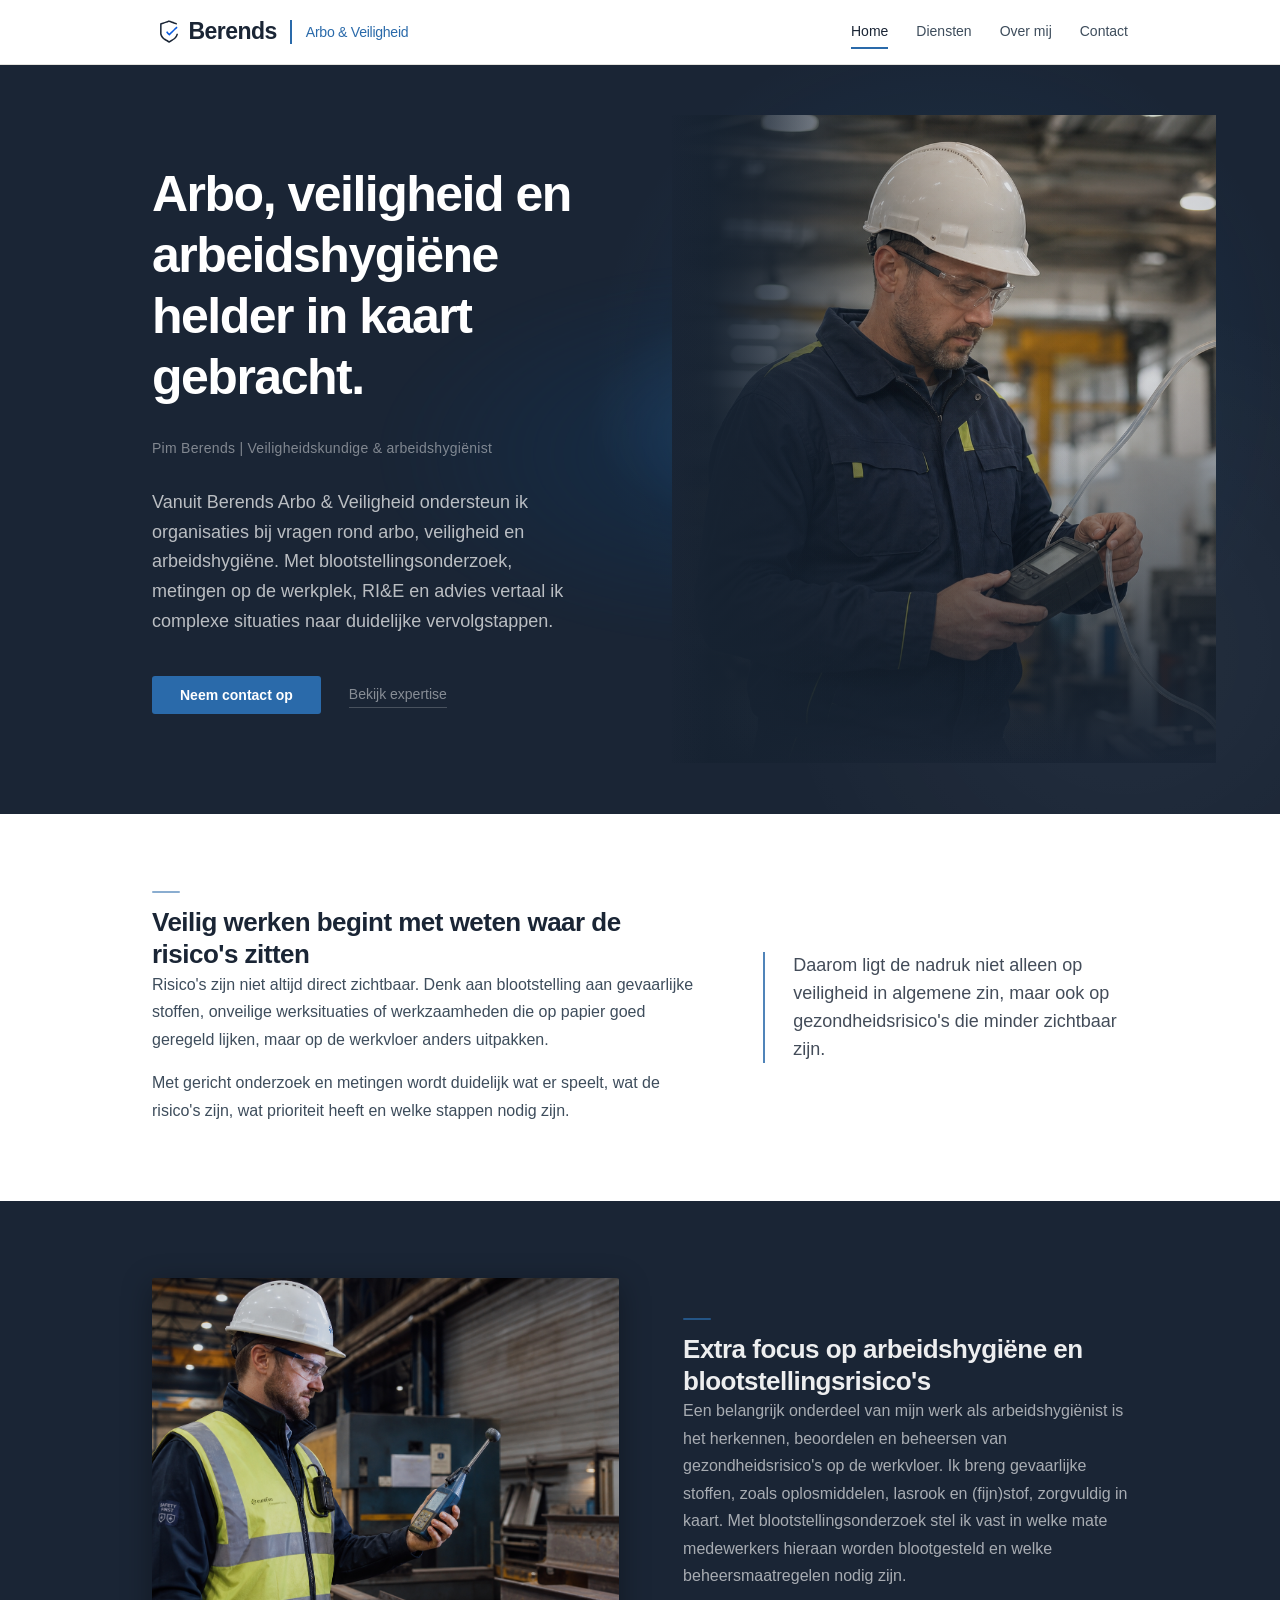
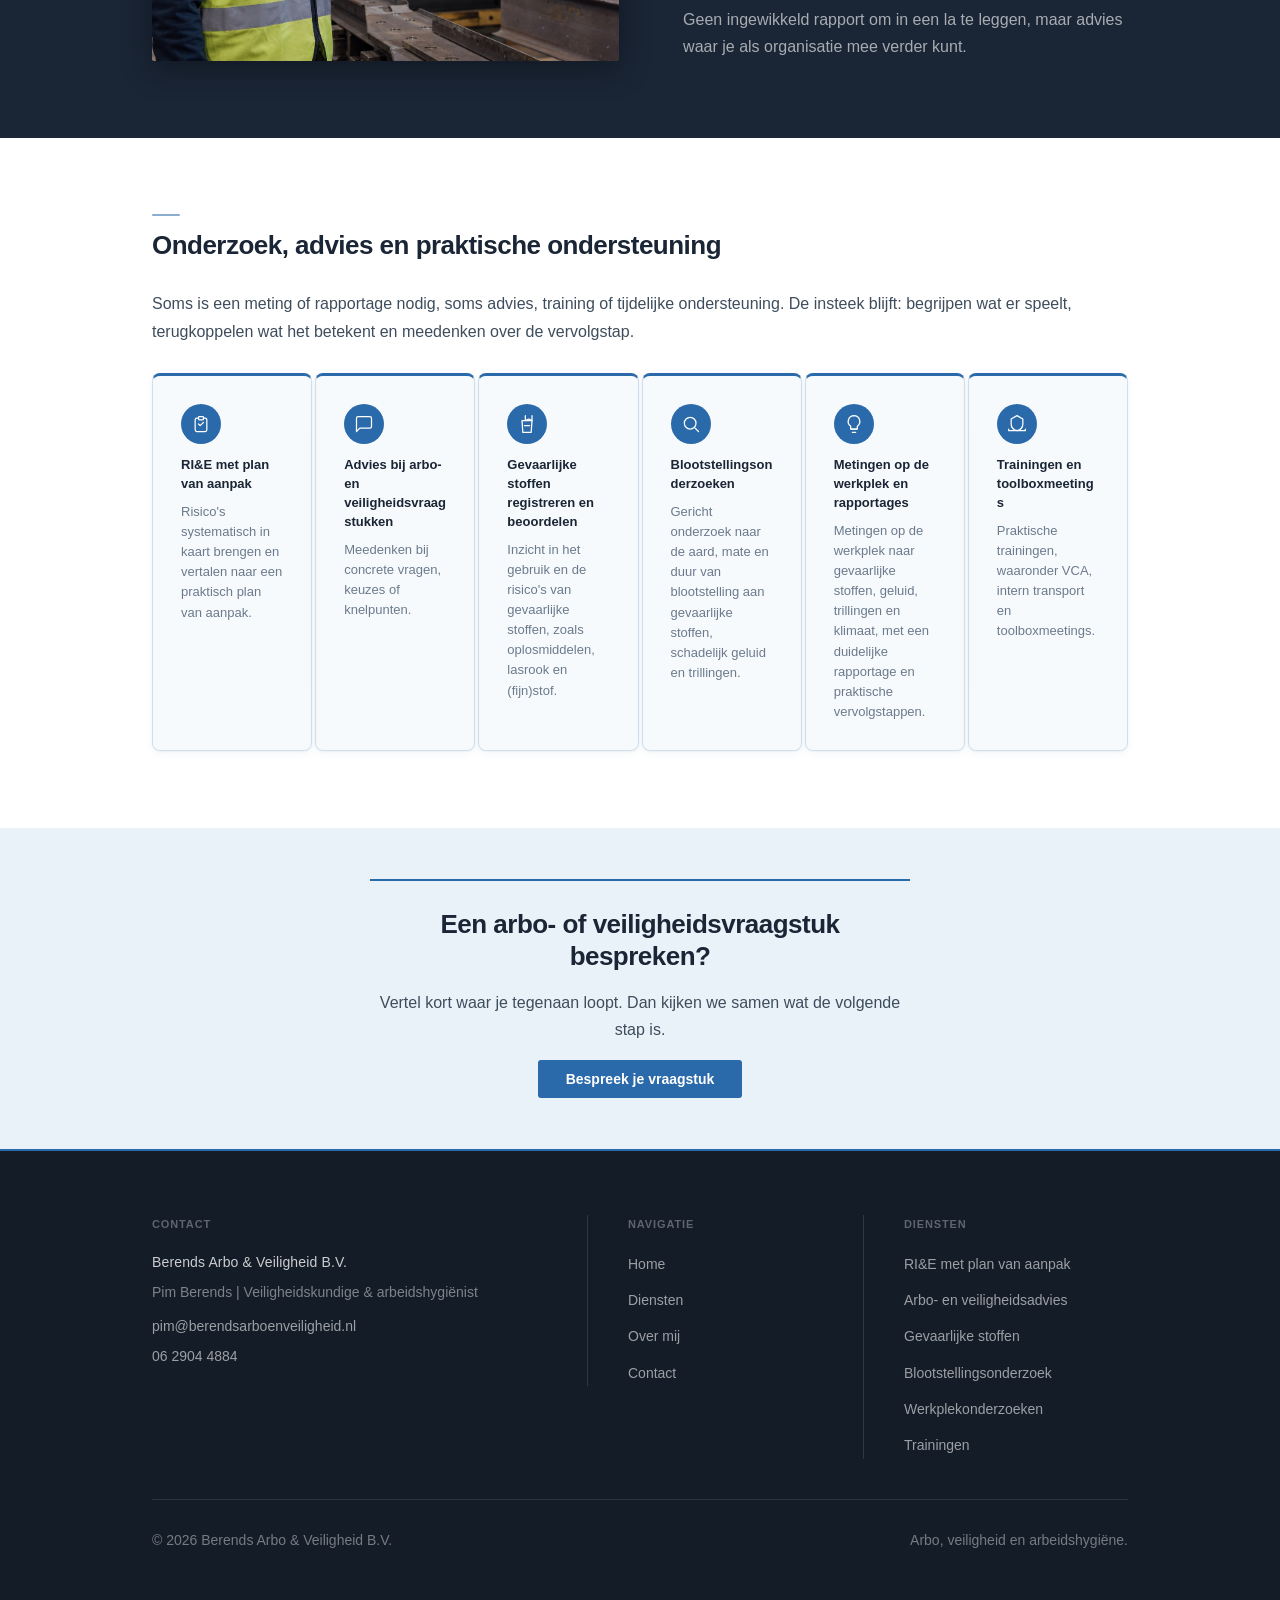
<file: index.html>
<!DOCTYPE html>
<html lang="nl">
<head>
  <meta charset="UTF-8" />
  <meta name="viewport" content="width=device-width, initial-scale=1.0" />
  <title>Berends Arbo &amp; Veiligheid BV</title>
  <meta name="description" content="Pim Berends, veiligheidskundige en arbeidshygiënist. Berends Arbo &amp; Veiligheid B.V. helpt organisaties met RI&amp;E met plan van aanpak, blootstellingsonderzoek, gevaarlijke stoffen, werkplekonderzoeken, trainingen en veiligheidskundig advies." />
  <link rel="icon" type="image/png" sizes="16x16" href="assets/Logo's/favicon-16x16.png">
  <link rel="icon" type="image/png" sizes="32x32" href="assets/Logo's/favicon-32x32.png">
  <link rel="apple-touch-icon" sizes="180x180" href="assets/Logo's/favicon-512x512.png">
  <link rel="stylesheet" href="css/style.css" />
</head>
<body>

  <!-- Header -->
  <header class="site-header" id="site-header">
    <div class="container">
      <div class="header-inner">
        <a href="index.html" class="brand">
          <svg class="brand__icon" viewBox="0 0 1254 1254" aria-hidden="true">
            <g transform="translate(0,1254) scale(0.1,-0.1)" fill="currentColor">
              <path d="M6130 10523 c-1064 -359 -1979 -678 -2795 -973 l-350 -127 -3 -1899 c-3 -2087 -6 -1973 58 -2240 86 -362 292 -771 566 -1124 179 -232 538 -567 804 -752 322 -223 1494 -932 1840 -1112 l55 -29 130 73 c781 436 1646 977 1945 1216 165 132 455 420 574 569 271 341 467 718 567 1092 28 105 69 345 69 406 l0 27 -264 0 -263 0 -23 -112 c-91 -460 -326 -877 -709 -1258 -280 -280 -920 -715 -1820 -1240 -107 -62 -200 -113 -206 -113 -29 0 -950 566 -1330 818 -371 247 -525 365 -691 530 -390 388 -636 825 -724 1285 -20 102 -20 147 -20 1785 l0 1681 168 58 c92 32 273 95 402 141 276 98 1001 352 1245 435 94 32 283 97 420 145 138 48 309 107 381 131 l131 45 329 -116 c181 -64 385 -136 454 -160 218 -76 609 -216 1667 -599 238 -86 435 -156 438 -156 3 0 5 132 5 294 0 226 -3 295 -12 299 -47 17 -775 281 -970 351 -68 24 -211 76 -318 114 -630 226 -767 275 -1075 383 -187 66 -377 133 -423 149 -46 17 -91 30 -100 29 -9 0 -78 -21 -152 -46z"/>
            </g>
            <g transform="translate(0,1254) scale(0.1,-0.1)" fill="#0B5CE1">
              <path d="M2975 9418 c-3 -7 -4 -854 -3 -1883 l3 -1870 5 1883 c3 1035 4 1882 2 1882 -1 0 -5 -6 -7 -12z M8683 7938 c-191 -183 -485 -466 -653 -628 -168 -163 -570 -552 -895 -864 -324 -313 -626 -605 -671 -648 l-80 -79 -381 383 c-209 211 -392 397 -406 413 l-26 30 -200 -200 c-111 -110 -201 -204 -201 -209 0 -6 170 -181 378 -391 207 -209 477 -481 599 -605 l222 -225 178 176 c98 96 311 303 473 459 162 157 428 413 590 570 415 401 1030 993 1180 1135 421 398 640 610 638 616 -5 14 -380 399 -388 399 -5 0 -166 -150 -357 -332z M9183 5653 c32 -2 81 -2 110 0 29 2 3 3 -58 3 -60 0 -84 -1 -52 -3z M9463 5653 c15 -2 37 -2 50 0 12 2 0 4 -28 4 -27 0 -38 -2 -22 -4z M3875 3850 c33 -33 62 -60 64 -60 3 0 -21 27 -54 60 -33 33 -62 60 -64 60 -3 0 21 -27 54 -60z M8695 3838 l-50 -53 53 50 c48 46 57 55 49 55 -1 0 -25 -24 -52 -52z"/>
            </g>
          </svg>
          <span class="brand__main">Berends</span>
          <span class="brand__divider" aria-hidden="true"></span>
          <span class="brand__sub">Arbo &amp; Veiligheid</span>
        </a>
        <button
          class="nav-toggle"
          id="nav-toggle"
          aria-label="Menu openen"
          aria-expanded="false"
          aria-controls="main-nav"
        >
          <span class="nav-toggle__bar"></span>
          <span class="nav-toggle__bar"></span>
          <span class="nav-toggle__bar"></span>
        </button>
        <nav class="main-nav" id="main-nav" aria-label="Hoofdnavigatie">
          <ul>
            <li><a href="index.html"     class="nav-link active" aria-current="page">Home</a></li>
            <li><a href="diensten.html"  class="nav-link">Diensten</a></li>
            <li><a href="over-mij.html"  class="nav-link">Over mij</a></li>
            <li><a href="contact.html"   class="nav-link">Contact</a></li>
          </ul>
        </nav>
      </div>
    </div>
  </header>

  <main>

    <!-- ====================================================
         1. Hero
         ==================================================== -->
    <section class="hero" id="hero">
      <div class="hero__ambient" aria-hidden="true"></div>
      <div class="container">
        <div class="hero__grid">
          <div class="hero__content">
            <h1 class="hero__headline">Arbo, veiligheid en arbeidshygiëne helder in kaart gebracht.</h1>
            <p class="hero__credential">Pim Berends | Veiligheidskundige &amp; arbeidshygiënist</p>
            <p class="hero__sub">Vanuit Berends Arbo &amp; Veiligheid ondersteun ik organisaties bij vragen rond arbo, veiligheid en arbeidshygiëne. Met blootstellingsonderzoek, metingen op de werkplek, RI&amp;E en advies vertaal ik complexe situaties naar duidelijke vervolgstappen.</p>
            <div class="hero__actions">
              <a href="contact.html" class="btn btn--primary">Neem contact op</a>
              <a href="#ondersteuning" class="hero__link">Bekijk expertise</a>
            </div>
          </div>
          <!-- Image slot — ready for a real photo.
               To activate: add background-image: url(assets/images/...) to .hero__visual in style.css -->
          <div class="hero__visual" aria-hidden="true"></div>
        </div>
      </div>
    </section>

    <!-- ====================================================
         2. Context
         Text left (3fr) — pull insight right (2fr)
         ==================================================== -->
    <section class="section" id="context">
      <div class="container">
        <div class="split split--context">
          <div class="split__main">
            <h2 class="section__title">Veilig werken begint met weten waar de risico's zitten</h2>
            <div class="section__body">
              <p>Risico's zijn niet altijd direct zichtbaar. Denk aan blootstelling aan gevaarlijke stoffen, onveilige werksituaties of werkzaamheden die op papier goed geregeld lijken, maar op de werkvloer anders uitpakken.</p>
              <p>Met gericht onderzoek en metingen wordt duidelijk wat er speelt, wat de risico's zijn, wat prioriteit heeft en welke stappen nodig zijn.</p>
            </div>
          </div>
          <aside class="split__aside">
            <p class="pull-text">Daarom ligt de nadruk niet alleen op veiligheid in algemene zin, maar ook op gezondheidsrisico's die minder zichtbaar zijn.</p>
          </aside>
        </div>
      </div>
    </section>

    <!-- ====================================================
         3. Arbeidshygiëne als specialisme
         Image left (2fr) — specialist text right (3fr)
         ==================================================== -->
    <section class="section section--surface section--dark" id="arbeidshygiene">
      <div class="container">
        <div class="split split--specialist">
          <div class="split__detail">
            <div class="tech-frame">
              <img
                src="assets/images/arbeidshygiene-meting-industrie.png"
                alt="Man voert metingen uit in een industriële werkomgeving"
                class="tech-frame__img"
              />
            </div>
          </div>
          <div class="split__main">
            <h2 class="section__title">Extra focus op arbeidshygiëne en blootstellingsrisico's</h2>
            <div class="section__body">
              <p>Een belangrijk onderdeel van mijn werk als arbeidshygiënist is het herkennen, beoordelen en beheersen van gezondheidsrisico's op de werkvloer. Ik breng gevaarlijke stoffen, zoals oplosmiddelen, lasrook en (fijn)stof, zorgvuldig in kaart. Met blootstellingsonderzoek stel ik vast in welke mate medewerkers hieraan worden blootgesteld en welke beheersmaatregelen nodig zijn.</p>
              <p>Geen ingewikkeld rapport om in een la te leggen, maar advies waar je als organisatie mee verder kunt.</p>
            </div>
          </div>
        </div>
      </div>
    </section>

    <!-- ====================================================
         4. Onderzoek, advies en praktische ondersteuning
         Full-width intro + expertise card grid
         ==================================================== -->
    <section class="section" id="ondersteuning">
      <div class="container">
        <h2 class="section__title">Onderzoek, advies en praktische ondersteuning</h2>
        <div class="section__body">
          <p>Soms is een meting of rapportage nodig, soms advies, training of tijdelijke ondersteuning. De insteek blijft: begrijpen wat er speelt, terugkoppelen wat het betekent en meedenken over de vervolgstap.</p>
        </div>
        <ul class="expertise-grid">
          <li class="expertise-grid__item">
            <span class="expertise-grid__icon" aria-hidden="true">
              <svg width="24" height="24" viewBox="0 0 24 24" fill="none" stroke="currentColor" stroke-width="1.5" stroke-linecap="round" stroke-linejoin="round"><path d="M9 5H7a2 2 0 0 0-2 2v12a2 2 0 0 0 2 2h10a2 2 0 0 0 2-2V7a2 2 0 0 0-2-2h-2"/><rect x="9" y="3" width="6" height="4" rx="1"/><path d="M9 12l2 2 4-4"/></svg>
            </span>
            <span class="expertise-grid__title">RI&amp;E met plan van aanpak</span>
            <span class="expertise-grid__desc">Risico's systematisch in kaart brengen en vertalen naar een praktisch plan van aanpak.</span>
          </li>
          <li class="expertise-grid__item">
            <span class="expertise-grid__icon" aria-hidden="true">
              <svg width="24" height="24" viewBox="0 0 24 24" fill="none" stroke="currentColor" stroke-width="1.5" stroke-linecap="round" stroke-linejoin="round"><path d="M21 15a2 2 0 0 1-2 2H7l-4 4V5a2 2 0 0 1 2-2h14a2 2 0 0 1 2 2z"/></svg>
            </span>
            <span class="expertise-grid__title">Advies bij arbo- en veiligheidsvraagstukken</span>
            <span class="expertise-grid__desc">Meedenken bij concrete vragen, keuzes of knelpunten.</span>
          </li>
          <li class="expertise-grid__item">
            <span class="expertise-grid__icon" aria-hidden="true">
              <svg width="24" height="24" viewBox="0 0 24 24" fill="none" stroke="currentColor" stroke-width="1.5" stroke-linecap="round" stroke-linejoin="round"><path d="M10 2v6l4-2 4 2V2"/><path d="M6 8h12l-1 14H7L6 8z"/><path d="M9 14h6"/></svg>
            </span>
            <span class="expertise-grid__title">Gevaarlijke stoffen registreren en beoordelen</span>
            <span class="expertise-grid__desc">Inzicht in het gebruik en de risico's van gevaarlijke stoffen, zoals oplosmiddelen, lasrook en (fijn)stof.</span>
          </li>
          <li class="expertise-grid__item">
            <span class="expertise-grid__icon" aria-hidden="true">
              <svg width="24" height="24" viewBox="0 0 24 24" fill="none" stroke="currentColor" stroke-width="1.5" stroke-linecap="round" stroke-linejoin="round"><circle cx="11" cy="11" r="7"/><path d="M21 21l-4.35-4.35"/></svg>
            </span>
            <span class="expertise-grid__title">Blootstellingsonderzoeken</span>
            <span class="expertise-grid__desc">Gericht onderzoek naar de aard, mate en duur van blootstelling aan gevaarlijke stoffen, schadelijk geluid en trillingen.</span>
          </li>
          <li class="expertise-grid__item">
            <span class="expertise-grid__icon" aria-hidden="true">
              <svg width="24" height="24" viewBox="0 0 24 24" fill="none" stroke="currentColor" stroke-width="1.5" stroke-linecap="round" stroke-linejoin="round"><path d="M12 2a7 7 0 0 0-4 12.7V18h8v-3.3A7 7 0 0 0 12 2z"/><path d="M9 18h6"/><path d="M10 22h4"/></svg>
            </span>
            <span class="expertise-grid__title">Metingen op de werkplek en rapportages</span>
            <span class="expertise-grid__desc">Metingen op de werkplek naar gevaarlijke stoffen, geluid, trillingen en klimaat, met een duidelijke rapportage en praktische vervolgstappen.</span>
          </li>
          <li class="expertise-grid__item">
            <span class="expertise-grid__icon" aria-hidden="true">
              <svg width="24" height="24" viewBox="0 0 24 24" fill="none" stroke="currentColor" stroke-width="1.5" stroke-linecap="round" stroke-linejoin="round"><path d="M2 18v2h20v-2"/><path d="M12 2l7 4v6c0 4-3 7-7 8-4-1-7-4-7-8V6l7-4z"/></svg>
            </span>
            <span class="expertise-grid__title">Trainingen en toolboxmeetings</span>
            <span class="expertise-grid__desc">Praktische trainingen, waaronder VCA, intern transport en toolboxmeetings.</span>
          </li>
        </ul>
      </div>
    </section>

    <!-- ====================================================
         5. Final CTA
         ==================================================== -->
    <section class="section section--cta" id="contact-cta">
      <div class="container">
        <div class="section__inner">
          <h2 class="section__title">Een arbo- of veiligheidsvraagstuk bespreken?</h2>
          <p>Vertel kort waar je tegenaan loopt. Dan kijken we samen wat de volgende stap is.</p>
          <div>
            <a href="contact.html" class="btn btn--primary">Bespreek je vraagstuk</a>
          </div>
        </div>
      </div>
    </section>

  </main>

  <!-- Footer -->
  <footer class="site-footer">
    <div class="container">
      <div class="footer-inner">
        <div class="footer__info">
          <span class="footer__label">Contact</span>
          <p class="footer__brand">Berends Arbo &amp; Veiligheid B.V.</p>
          <p class="footer__person">Pim Berends | Veiligheidskundige &amp; arbeidshygiënist</p>
          <div class="footer__contact">
            <a href="mailto:Pim%20Berends%20%3Cpim%40berendsarboenveiligheid.nl%3E">pim@berendsarboenveiligheid.nl</a>
            <a href="tel:+31629044884">06 2904 4884</a>
          </div>
        </div>

        <nav class="footer__nav" aria-label="Footer navigatie">
          <span class="footer__label">Navigatie</span>
          <ul>
            <li><a href="index.html">Home</a></li>
            <li><a href="diensten.html">Diensten</a></li>
            <li><a href="over-mij.html">Over mij</a></li>
            <li><a href="contact.html">Contact</a></li>
          </ul>
        </nav>

        <nav class="footer__services" aria-label="Diensten">
          <span class="footer__label">Diensten</span>
          <ul>
            <li><a href="diensten.html#rie">RI&amp;E met plan van aanpak</a></li>
            <li><a href="diensten.html#advies">Arbo- en veiligheidsadvies</a></li>
            <li><a href="diensten.html#gevaarlijke-stoffen">Gevaarlijke stoffen</a></li>
            <li><a href="diensten.html#blootstelling">Blootstellingsonderzoek</a></li>
            <li><a href="diensten.html#werkplekmetingen">Werkplekonderzoeken</a></li>
            <li><a href="diensten.html#trainingen">Trainingen</a></li>
          </ul>
        </nav>
      </div>

      <div class="footer-bottom">
        <p>&copy; 2026 Berends Arbo &amp; Veiligheid B.V.</p>
        <p>Arbo, veiligheid en arbeidshygiëne.</p>
      </div>
    </div>
  </footer>

  <script src="js/main.js"></script>
</body>
</html>
</file>
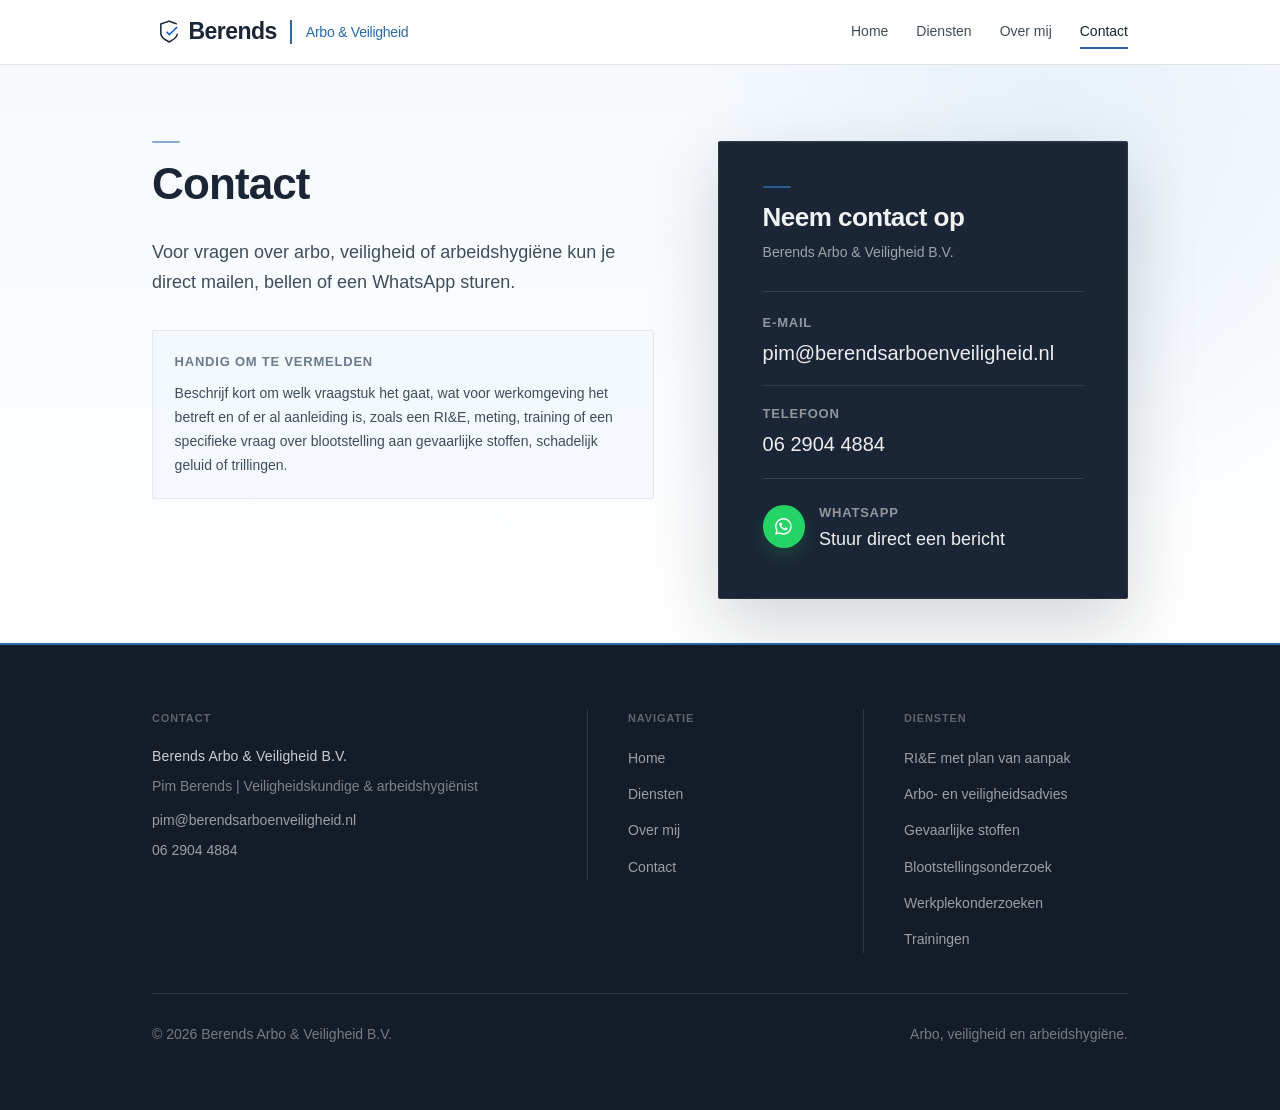
<file: contact.html>
<!DOCTYPE html>
<html lang="nl">
<head>
  <meta charset="UTF-8" />
  <meta name="viewport" content="width=device-width, initial-scale=1.0" />
  <title>Contact | Berends Arbo &amp; Veiligheid</title>
  <meta name="description" content="Neem contact op met Berends Arbo &amp; Veiligheid voor vragen over RI&amp;E met plan van aanpak, arbeidshygiëne, blootstellingsonderzoek, gevaarlijke stoffen, trainingen of veiligheidskundig advies." />
  <link rel="icon" type="image/png" sizes="16x16" href="assets/Logo's/favicon-16x16.png">
  <link rel="icon" type="image/png" sizes="32x32" href="assets/Logo's/favicon-32x32.png">
  <link rel="apple-touch-icon" sizes="180x180" href="assets/Logo's/favicon-512x512.png">
  <link rel="stylesheet" href="css/style.css" />
</head>
<body>

  <!-- Header -->
  <header class="site-header" id="site-header">
    <div class="container">
      <div class="header-inner">
        <a href="index.html" class="brand">
          <svg class="brand__icon" viewBox="0 0 1254 1254" aria-hidden="true">
            <g transform="translate(0,1254) scale(0.1,-0.1)" fill="currentColor">
              <path d="M6130 10523 c-1064 -359 -1979 -678 -2795 -973 l-350 -127 -3 -1899 c-3 -2087 -6 -1973 58 -2240 86 -362 292 -771 566 -1124 179 -232 538 -567 804 -752 322 -223 1494 -932 1840 -1112 l55 -29 130 73 c781 436 1646 977 1945 1216 165 132 455 420 574 569 271 341 467 718 567 1092 28 105 69 345 69 406 l0 27 -264 0 -263 0 -23 -112 c-91 -460 -326 -877 -709 -1258 -280 -280 -920 -715 -1820 -1240 -107 -62 -200 -113 -206 -113 -29 0 -950 566 -1330 818 -371 247 -525 365 -691 530 -390 388 -636 825 -724 1285 -20 102 -20 147 -20 1785 l0 1681 168 58 c92 32 273 95 402 141 276 98 1001 352 1245 435 94 32 283 97 420 145 138 48 309 107 381 131 l131 45 329 -116 c181 -64 385 -136 454 -160 218 -76 609 -216 1667 -599 238 -86 435 -156 438 -156 3 0 5 132 5 294 0 226 -3 295 -12 299 -47 17 -775 281 -970 351 -68 24 -211 76 -318 114 -630 226 -767 275 -1075 383 -187 66 -377 133 -423 149 -46 17 -91 30 -100 29 -9 0 -78 -21 -152 -46z"/>
            </g>
            <g transform="translate(0,1254) scale(0.1,-0.1)" fill="#0B5CE1">
              <path d="M2975 9418 c-3 -7 -4 -854 -3 -1883 l3 -1870 5 1883 c3 1035 4 1882 2 1882 -1 0 -5 -6 -7 -12z M8683 7938 c-191 -183 -485 -466 -653 -628 -168 -163 -570 -552 -895 -864 -324 -313 -626 -605 -671 -648 l-80 -79 -381 383 c-209 211 -392 397 -406 413 l-26 30 -200 -200 c-111 -110 -201 -204 -201 -209 0 -6 170 -181 378 -391 207 -209 477 -481 599 -605 l222 -225 178 176 c98 96 311 303 473 459 162 157 428 413 590 570 415 401 1030 993 1180 1135 421 398 640 610 638 616 -5 14 -380 399 -388 399 -5 0 -166 -150 -357 -332z M9183 5653 c32 -2 81 -2 110 0 29 2 3 3 -58 3 -60 0 -84 -1 -52 -3z M9463 5653 c15 -2 37 -2 50 0 12 2 0 4 -28 4 -27 0 -38 -2 -22 -4z M3875 3850 c33 -33 62 -60 64 -60 3 0 -21 27 -54 60 -33 33 -62 60 -64 60 -3 0 21 -27 54 -60z M8695 3838 l-50 -53 53 50 c48 46 57 55 49 55 -1 0 -25 -24 -52 -52z"/>
            </g>
          </svg>
          <span class="brand__main">Berends</span>
          <span class="brand__divider" aria-hidden="true"></span>
          <span class="brand__sub">Arbo &amp; Veiligheid</span>
        </a>
        <button
          class="nav-toggle"
          id="nav-toggle"
          aria-label="Menu openen"
          aria-expanded="false"
          aria-controls="main-nav"
        >
          <span class="nav-toggle__bar"></span>
          <span class="nav-toggle__bar"></span>
          <span class="nav-toggle__bar"></span>
        </button>
        <nav class="main-nav" id="main-nav" aria-label="Hoofdnavigatie">
          <ul>
            <li><a href="index.html"     class="nav-link">Home</a></li>
            <li><a href="diensten.html"  class="nav-link">Diensten</a></li>
            <li><a href="over-mij.html"  class="nav-link">Over mij</a></li>
            <li><a href="contact.html"   class="nav-link active" aria-current="page">Contact</a></li>
          </ul>
        </nav>
      </div>
    </div>
  </header>

  <main class="contact-page">

    <section class="section contact-hero">
      <div class="container">
        <div class="contact-layout">
          <div class="contact-layout__intro">
            <h1 class="section__title">Contact</h1>
            <div class="section__body">
              <p>Voor vragen over arbo, veiligheid of arbeidshygiëne kun je direct mailen, bellen of een WhatsApp sturen.</p>
            </div>

            <div class="contact-briefing contact-briefing--inline">
              <span class="contact-briefing__label">Handig om te vermelden</span>
              <p class="contact-briefing__body">Beschrijf kort om welk vraagstuk het gaat, wat voor werkomgeving het betreft en of er al aanleiding is, zoals een RI&amp;E, meting, training of een specifieke vraag over blootstelling aan gevaarlijke stoffen, schadelijk geluid of trillingen.</p>
            </div>
          </div>

          <aside class="contact-card">
            <div class="contact-card__header">
              <h2 class="contact-card__title">Neem contact op</h2>
              <p class="contact-card__meta">Berends Arbo &amp; Veiligheid B.V.</p>
            </div>

            <div class="contact-card__methods">
              <a href="mailto:Pim%20Berends%20%3Cpim%40berendsarboenveiligheid.nl%3E" class="contact-method contact-method--email">
                <span class="contact-method__label">E-mail</span>
                <span class="contact-method__value">pim@berendsarboenveiligheid.nl</span>
              </a>
              <a href="tel:+31629044884" class="contact-method contact-method--phone">
                <span class="contact-method__label">Telefoon</span>
                <span class="contact-method__value">06 2904 4884</span>
              </a>
            </div>

            <div class="contact-card__whatsapp">
              <a class="contact-card__whatsapp-link" href="https://wa.me/31629044884" target="_blank" rel="noopener">
                <span class="contact-card__whatsapp-icon" aria-hidden="true">
                  <svg viewBox="0 0 24 24" xmlns="http://www.w3.org/2000/svg" aria-hidden="true">
                    <path d="M17.472 14.382c-.297-.149-1.758-.867-2.03-.967-.273-.099-.471-.148-.67.15-.197.297-.767.966-.94 1.164-.173.199-.347.223-.644.075-.297-.15-1.255-.463-2.39-1.475-.883-.788-1.48-1.761-1.653-2.059-.173-.297-.018-.458.13-.606.134-.133.298-.347.446-.52.149-.174.198-.298.298-.497.099-.198.05-.371-.025-.52-.075-.149-.669-1.612-.916-2.207-.242-.579-.487-.5-.669-.51-.173-.008-.371-.01-.57-.01-.198 0-.52.074-.792.372-.272.297-1.04 1.016-1.04 2.479 0 1.462 1.065 2.875 1.213 3.074.149.198 2.096 3.2 5.077 4.487.709.306 1.262.489 1.694.625.712.227 1.36.195 1.871.118.571-.085 1.758-.719 2.006-1.413.248-.694.248-1.289.173-1.413-.074-.124-.272-.198-.57-.347m-5.421 7.403h-.004a9.87 9.87 0 01-5.031-1.378l-.361-.214-3.741.982.998-3.648-.235-.374a9.86 9.86 0 01-1.51-5.26c.001-5.45 4.436-9.884 9.888-9.884 2.64 0 5.122 1.03 6.988 2.898a9.825 9.825 0 012.893 6.994c-.003 5.45-4.435 9.884-9.885 9.884m8.413-18.297A11.815 11.815 0 0012.05 0C5.495 0 .16 5.335.157 11.892c0 2.096.547 4.142 1.588 5.945L.057 24l6.305-1.654a11.882 11.882 0 005.683 1.448h.005c6.554 0 11.89-5.335 11.893-11.893a11.821 11.821 0 00-3.48-8.413z"/>
                  </svg>
                </span>
                <span class="contact-card__whatsapp-copy">
                  <span class="contact-card__whatsapp-label">WhatsApp</span>
                  <span class="contact-card__whatsapp-text">Stuur direct een bericht</span>
                </span>
              </a>
            </div>
          </aside>
        </div>
      </div>
    </section>

  </main>

  <!-- Footer -->
  <footer class="site-footer">
    <div class="container">
      <div class="footer-inner">
        <div class="footer__info">
          <span class="footer__label">Contact</span>
          <p class="footer__brand">Berends Arbo &amp; Veiligheid B.V.</p>
          <p class="footer__person">Pim Berends | Veiligheidskundige &amp; arbeidshygiënist</p>
          <div class="footer__contact">
            <a href="mailto:Pim%20Berends%20%3Cpim%40berendsarboenveiligheid.nl%3E">pim@berendsarboenveiligheid.nl</a>
            <a href="tel:+31629044884">06 2904 4884</a>
          </div>
        </div>

        <nav class="footer__nav" aria-label="Footer navigatie">
          <span class="footer__label">Navigatie</span>
          <ul>
            <li><a href="index.html">Home</a></li>
            <li><a href="diensten.html">Diensten</a></li>
            <li><a href="over-mij.html">Over mij</a></li>
            <li><a href="contact.html">Contact</a></li>
          </ul>
        </nav>

        <nav class="footer__services" aria-label="Diensten">
          <span class="footer__label">Diensten</span>
          <ul>
            <li><a href="diensten.html#rie">RI&amp;E met plan van aanpak</a></li>
            <li><a href="diensten.html#advies">Arbo- en veiligheidsadvies</a></li>
            <li><a href="diensten.html#gevaarlijke-stoffen">Gevaarlijke stoffen</a></li>
            <li><a href="diensten.html#blootstelling">Blootstellingsonderzoek</a></li>
            <li><a href="diensten.html#werkplekmetingen">Werkplekonderzoeken</a></li>
            <li><a href="diensten.html#trainingen">Trainingen</a></li>
          </ul>
        </nav>
      </div>

      <div class="footer-bottom">
        <p>&copy; 2026 Berends Arbo &amp; Veiligheid B.V.</p>
        <p>Arbo, veiligheid en arbeidshygiëne.</p>
      </div>
    </div>
  </footer>

  <script src="js/main.js"></script>
</body>
</html>
</file>
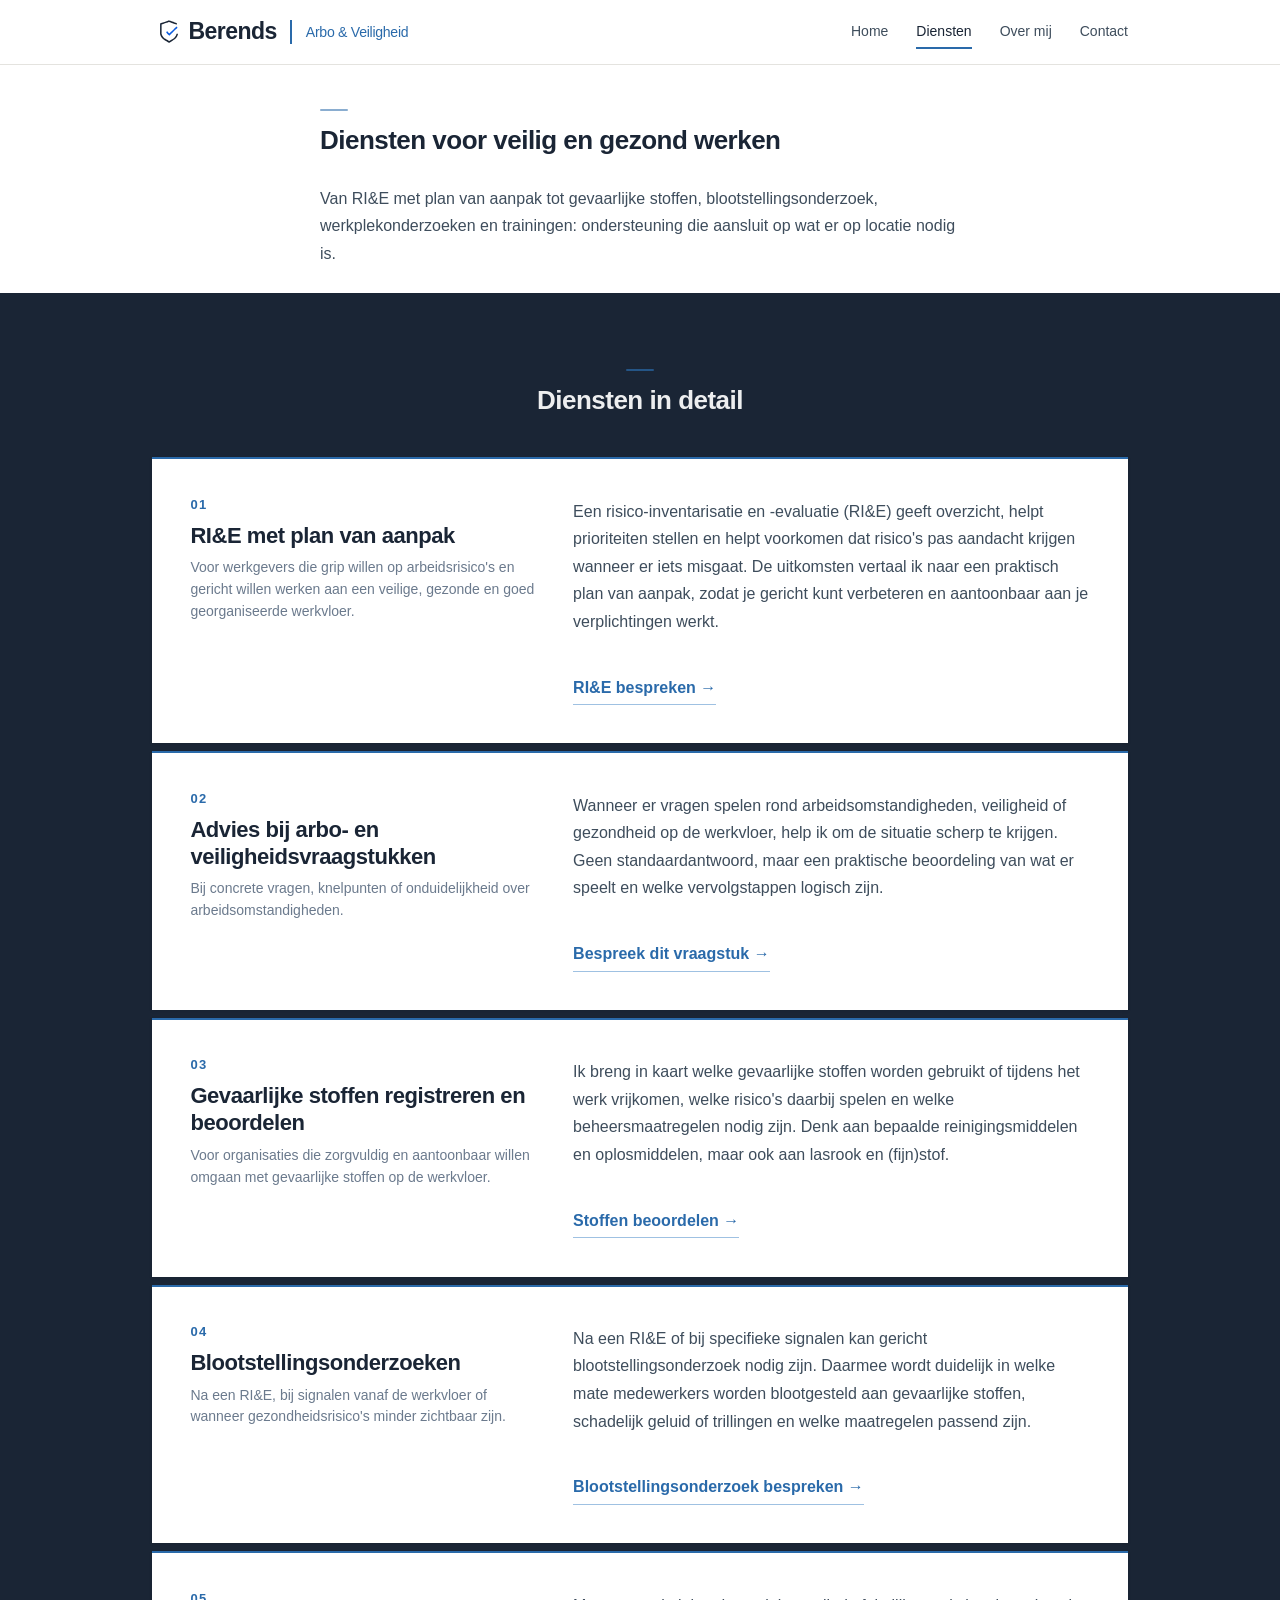
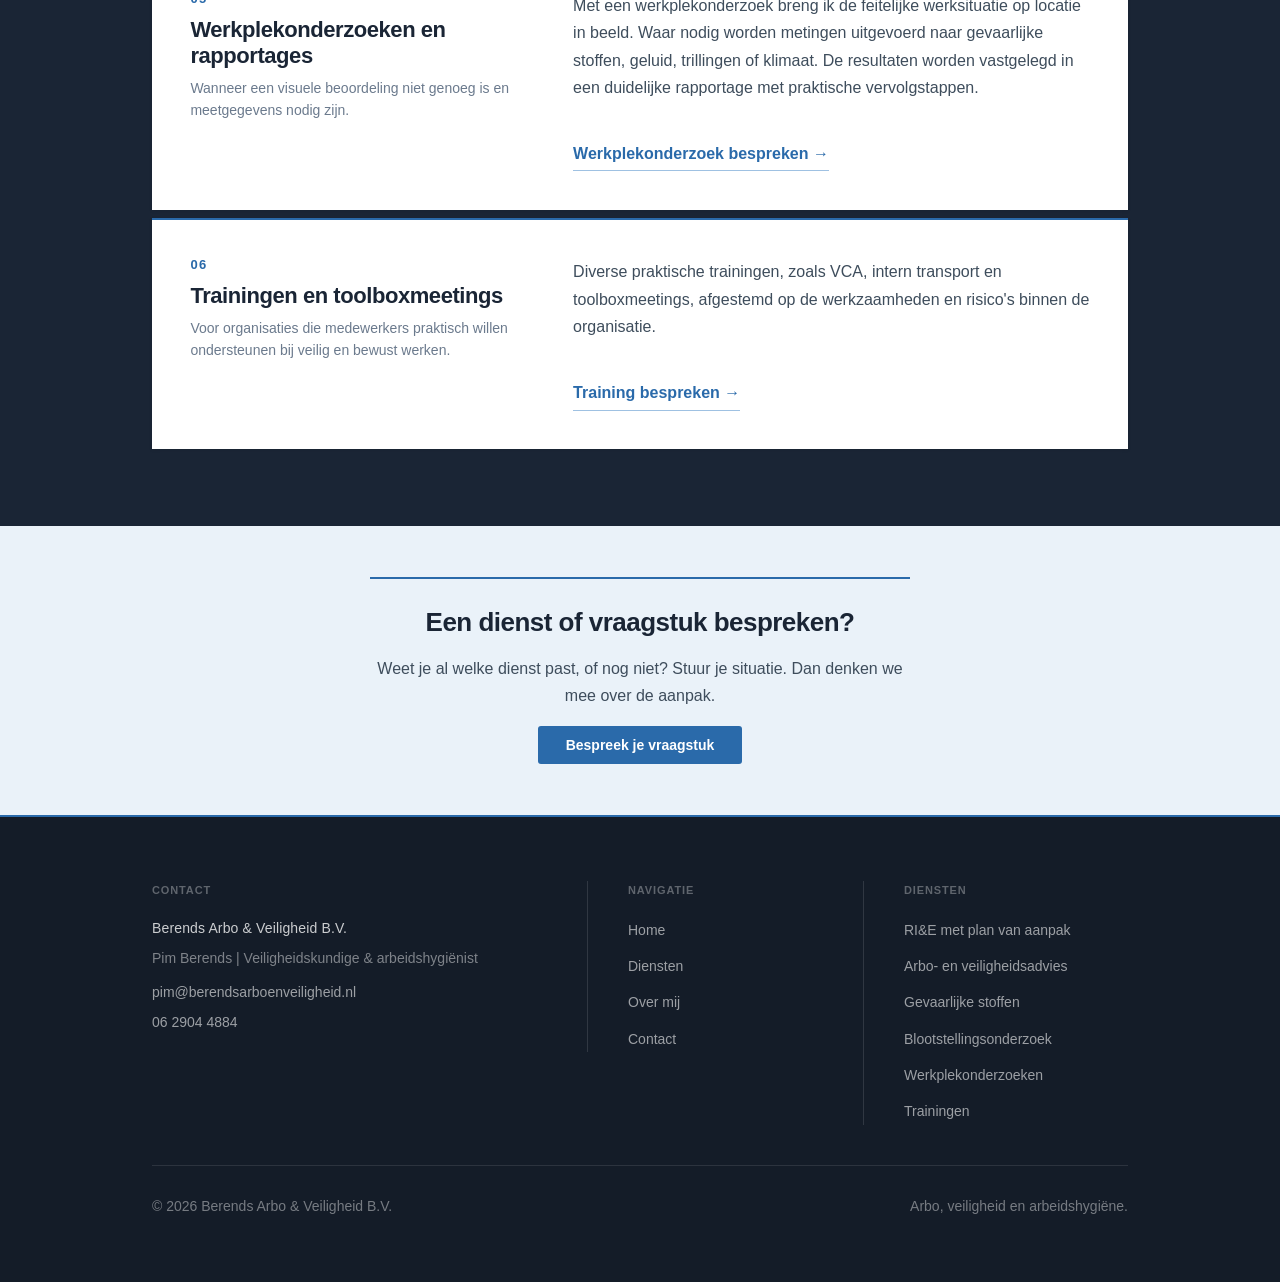
<file: diensten.html>
<!DOCTYPE html>
<html lang="nl">
<head>
  <meta charset="UTF-8" />
  <meta name="viewport" content="width=device-width, initial-scale=1.0" />
  <title>Diensten | Berends Arbo &amp; Veiligheid</title>
  <meta name="description" content="Diensten van Berends Arbo &amp; Veiligheid: RI&amp;E met plan van aanpak, gevaarlijke stoffen, blootstellingsonderzoek, werkplekonderzoeken, trainingen en veiligheidskundig advies." />
  <link rel="icon" type="image/png" sizes="16x16" href="assets/Logo's/favicon-16x16.png">
  <link rel="icon" type="image/png" sizes="32x32" href="assets/Logo's/favicon-32x32.png">
  <link rel="apple-touch-icon" sizes="180x180" href="assets/Logo's/favicon-512x512.png">
  <link rel="stylesheet" href="css/style.css" />
</head>
<body>

  <!-- Header -->
  <header class="site-header" id="site-header">
    <div class="container">
      <div class="header-inner">
        <a href="index.html" class="brand">
          <svg class="brand__icon" viewBox="0 0 1254 1254" aria-hidden="true">
            <g transform="translate(0,1254) scale(0.1,-0.1)" fill="currentColor">
              <path d="M6130 10523 c-1064 -359 -1979 -678 -2795 -973 l-350 -127 -3 -1899 c-3 -2087 -6 -1973 58 -2240 86 -362 292 -771 566 -1124 179 -232 538 -567 804 -752 322 -223 1494 -932 1840 -1112 l55 -29 130 73 c781 436 1646 977 1945 1216 165 132 455 420 574 569 271 341 467 718 567 1092 28 105 69 345 69 406 l0 27 -264 0 -263 0 -23 -112 c-91 -460 -326 -877 -709 -1258 -280 -280 -920 -715 -1820 -1240 -107 -62 -200 -113 -206 -113 -29 0 -950 566 -1330 818 -371 247 -525 365 -691 530 -390 388 -636 825 -724 1285 -20 102 -20 147 -20 1785 l0 1681 168 58 c92 32 273 95 402 141 276 98 1001 352 1245 435 94 32 283 97 420 145 138 48 309 107 381 131 l131 45 329 -116 c181 -64 385 -136 454 -160 218 -76 609 -216 1667 -599 238 -86 435 -156 438 -156 3 0 5 132 5 294 0 226 -3 295 -12 299 -47 17 -775 281 -970 351 -68 24 -211 76 -318 114 -630 226 -767 275 -1075 383 -187 66 -377 133 -423 149 -46 17 -91 30 -100 29 -9 0 -78 -21 -152 -46z"/>
            </g>
            <g transform="translate(0,1254) scale(0.1,-0.1)" fill="#0B5CE1">
              <path d="M2975 9418 c-3 -7 -4 -854 -3 -1883 l3 -1870 5 1883 c3 1035 4 1882 2 1882 -1 0 -5 -6 -7 -12z M8683 7938 c-191 -183 -485 -466 -653 -628 -168 -163 -570 -552 -895 -864 -324 -313 -626 -605 -671 -648 l-80 -79 -381 383 c-209 211 -392 397 -406 413 l-26 30 -200 -200 c-111 -110 -201 -204 -201 -209 0 -6 170 -181 378 -391 207 -209 477 -481 599 -605 l222 -225 178 176 c98 96 311 303 473 459 162 157 428 413 590 570 415 401 1030 993 1180 1135 421 398 640 610 638 616 -5 14 -380 399 -388 399 -5 0 -166 -150 -357 -332z M9183 5653 c32 -2 81 -2 110 0 29 2 3 3 -58 3 -60 0 -84 -1 -52 -3z M9463 5653 c15 -2 37 -2 50 0 12 2 0 4 -28 4 -27 0 -38 -2 -22 -4z M3875 3850 c33 -33 62 -60 64 -60 3 0 -21 27 -54 60 -33 33 -62 60 -64 60 -3 0 21 -27 54 -60z M8695 3838 l-50 -53 53 50 c48 46 57 55 49 55 -1 0 -25 -24 -52 -52z"/>
            </g>
          </svg>
          <span class="brand__main">Berends</span>
          <span class="brand__divider" aria-hidden="true"></span>
          <span class="brand__sub">Arbo &amp; Veiligheid</span>
        </a>
        <button
          class="nav-toggle"
          id="nav-toggle"
          aria-label="Menu openen"
          aria-expanded="false"
          aria-controls="main-nav"
        >
          <span class="nav-toggle__bar"></span>
          <span class="nav-toggle__bar"></span>
          <span class="nav-toggle__bar"></span>
        </button>
        <nav class="main-nav" id="main-nav" aria-label="Hoofdnavigatie">
          <ul>
            <li><a href="index.html"     class="nav-link">Home</a></li>
            <li><a href="diensten.html"  class="nav-link active" aria-current="page">Diensten</a></li>
            <li><a href="over-mij.html"  class="nav-link">Over mij</a></li>
            <li><a href="contact.html"   class="nav-link">Contact</a></li>
          </ul>
        </nav>
      </div>
    </div>
  </header>

  <main>

    <!-- 1. Compact intro -->
    <section class="section services-intro">
      <div class="container">
        <div class="section__inner">
          <h1 class="section__title">Diensten voor veilig en gezond werken</h1>
          <div class="section__body">
            <p>Van RI&amp;E met plan van aanpak tot gevaarlijke stoffen, blootstellingsonderzoek, werkplekonderzoeken en trainingen: ondersteuning die aansluit op wat er op locatie nodig is.</p>
          </div>
        </div>
      </div>
    </section>

    <!-- 2. Service detail -->
    <section class="section section--dark services-detail">
      <div class="container">
        <div class="section__inner">
          <h2 class="section__title">Diensten in detail</h2>
        </div>
        <div class="service-detail service-stack">

          <div class="service-detail__item" id="rie">
            <div class="service-detail__left">
              <span class="service-detail__num">01</span>
              <h3 class="service-detail__title">RI&amp;E met plan van aanpak</h3>
              <p class="service-detail__context">Voor werkgevers die grip willen op arbeidsrisico's en gericht willen werken aan een veilige, gezonde en goed georganiseerde werkvloer.</p>
            </div>
            <div class="service-detail__right">
              <p class="service-detail__body">Een risico-inventarisatie en -evaluatie (RI&amp;E) geeft overzicht, helpt prioriteiten stellen en helpt voorkomen dat risico's pas aandacht krijgen wanneer er iets misgaat. De uitkomsten vertaal ik naar een praktisch plan van aanpak, zodat je gericht kunt verbeteren en aantoonbaar aan je verplichtingen werkt.</p>
              <a href="contact.html" class="service-detail__link">RI&amp;E bespreken →</a>
            </div>
          </div>

          <div class="service-detail__item" id="advies">
            <div class="service-detail__left">
              <span class="service-detail__num">02</span>
              <h3 class="service-detail__title">Advies bij arbo- en veiligheidsvraagstukken</h3>
              <p class="service-detail__context">Bij concrete vragen, knelpunten of onduidelijkheid over arbeidsomstandigheden.</p>
            </div>
            <div class="service-detail__right">
              <p class="service-detail__body">Wanneer er vragen spelen rond arbeidsomstandigheden, veiligheid of gezondheid op de werkvloer, help ik om de situatie scherp te krijgen. Geen standaardantwoord, maar een praktische beoordeling van wat er speelt en welke vervolgstappen logisch zijn.</p>
              <a href="contact.html" class="service-detail__link">Bespreek dit vraagstuk →</a>
            </div>
          </div>

          <div class="service-detail__item" id="gevaarlijke-stoffen">
            <div class="service-detail__left">
              <span class="service-detail__num">03</span>
              <h3 class="service-detail__title">Gevaarlijke stoffen registreren en beoordelen</h3>
              <p class="service-detail__context">Voor organisaties die zorgvuldig en aantoonbaar willen omgaan met gevaarlijke stoffen op de werkvloer.</p>
            </div>
            <div class="service-detail__right">
              <p class="service-detail__body">Ik breng in kaart welke gevaarlijke stoffen worden gebruikt of tijdens het werk vrijkomen, welke risico's daarbij spelen en welke beheersmaatregelen nodig zijn. Denk aan bepaalde reinigingsmiddelen en oplosmiddelen, maar ook aan lasrook en (fijn)stof.</p>
              <a href="contact.html" class="service-detail__link">Stoffen beoordelen →</a>
            </div>
          </div>

          <div class="service-detail__item" id="blootstelling">
            <div class="service-detail__left">
              <span class="service-detail__num">04</span>
              <h3 class="service-detail__title">Blootstellingsonderzoeken</h3>
              <p class="service-detail__context">Na een RI&amp;E, bij signalen vanaf de werkvloer of wanneer gezondheidsrisico's minder zichtbaar zijn.</p>
            </div>
            <div class="service-detail__right">
              <p class="service-detail__body">Na een RI&amp;E of bij specifieke signalen kan gericht blootstellingsonderzoek nodig zijn. Daarmee wordt duidelijk in welke mate medewerkers worden blootgesteld aan gevaarlijke stoffen, schadelijk geluid of trillingen en welke maatregelen passend zijn.</p>
              <a href="contact.html" class="service-detail__link">Blootstellingsonderzoek bespreken →</a>
            </div>
          </div>

          <div class="service-detail__item" id="werkplekmetingen">
            <div class="service-detail__left">
              <span class="service-detail__num">05</span>
              <h3 class="service-detail__title">Werkplekonderzoeken en rapportages</h3>
              <p class="service-detail__context">Wanneer een visuele beoordeling niet genoeg is en meetgegevens nodig zijn.</p>
            </div>
            <div class="service-detail__right">
              <p class="service-detail__body">Met een werkplekonderzoek breng ik de feitelijke werksituatie op locatie in beeld. Waar nodig worden metingen uitgevoerd naar gevaarlijke stoffen, geluid, trillingen of klimaat. De resultaten worden vastgelegd in een duidelijke rapportage met praktische vervolgstappen.</p>
              <a href="contact.html" class="service-detail__link">Werkplekonderzoek bespreken →</a>
            </div>
          </div>

          <div class="service-detail__item" id="trainingen">
            <div class="service-detail__left">
              <span class="service-detail__num">06</span>
              <h3 class="service-detail__title">Trainingen en toolboxmeetings</h3>
              <p class="service-detail__context">Voor organisaties die medewerkers praktisch willen ondersteunen bij veilig en bewust werken.</p>
            </div>
            <div class="service-detail__right">
              <p class="service-detail__body">Diverse praktische trainingen, zoals VCA, intern transport en toolboxmeetings, afgestemd op de werkzaamheden en risico's binnen de organisatie.</p>
              <a href="contact.html" class="service-detail__link">Training bespreken →</a>
            </div>
          </div>

        </div>
      </div>
    </section>

    <!-- 4. CTA -->
    <section class="section section--cta">
      <div class="container">
        <div class="section__inner">
          <h2 class="section__title">Een dienst of vraagstuk bespreken?</h2>
          <p>Weet je al welke dienst past, of nog niet? Stuur je situatie. Dan denken we mee over de aanpak.</p>
          <div>
            <a href="contact.html" class="btn btn--primary">Bespreek je vraagstuk</a>
          </div>
        </div>
      </div>
    </section>

  </main>

  <!-- Footer -->
  <footer class="site-footer">
    <div class="container">
      <div class="footer-inner">
        <div class="footer__info">
          <span class="footer__label">Contact</span>
          <p class="footer__brand">Berends Arbo &amp; Veiligheid B.V.</p>
          <p class="footer__person">Pim Berends | Veiligheidskundige &amp; arbeidshygiënist</p>
          <div class="footer__contact">
            <a href="mailto:Pim%20Berends%20%3Cpim%40berendsarboenveiligheid.nl%3E">pim@berendsarboenveiligheid.nl</a>
            <a href="tel:+31629044884">06 2904 4884</a>
          </div>
        </div>

        <nav class="footer__nav" aria-label="Footer navigatie">
          <span class="footer__label">Navigatie</span>
          <ul>
            <li><a href="index.html">Home</a></li>
            <li><a href="diensten.html">Diensten</a></li>
            <li><a href="over-mij.html">Over mij</a></li>
            <li><a href="contact.html">Contact</a></li>
          </ul>
        </nav>

        <nav class="footer__services" aria-label="Diensten">
          <span class="footer__label">Diensten</span>
          <ul>
            <li><a href="diensten.html#rie">RI&amp;E met plan van aanpak</a></li>
            <li><a href="diensten.html#advies">Arbo- en veiligheidsadvies</a></li>
            <li><a href="diensten.html#gevaarlijke-stoffen">Gevaarlijke stoffen</a></li>
            <li><a href="diensten.html#blootstelling">Blootstellingsonderzoek</a></li>
            <li><a href="diensten.html#werkplekmetingen">Werkplekonderzoeken</a></li>
            <li><a href="diensten.html#trainingen">Trainingen</a></li>
          </ul>
        </nav>
      </div>

      <div class="footer-bottom">
        <p>&copy; 2026 Berends Arbo &amp; Veiligheid B.V.</p>
        <p>Arbo, veiligheid en arbeidshygiëne.</p>
      </div>
    </div>
  </footer>

  <script src="js/main.js"></script>
</body>
</html>
</file>
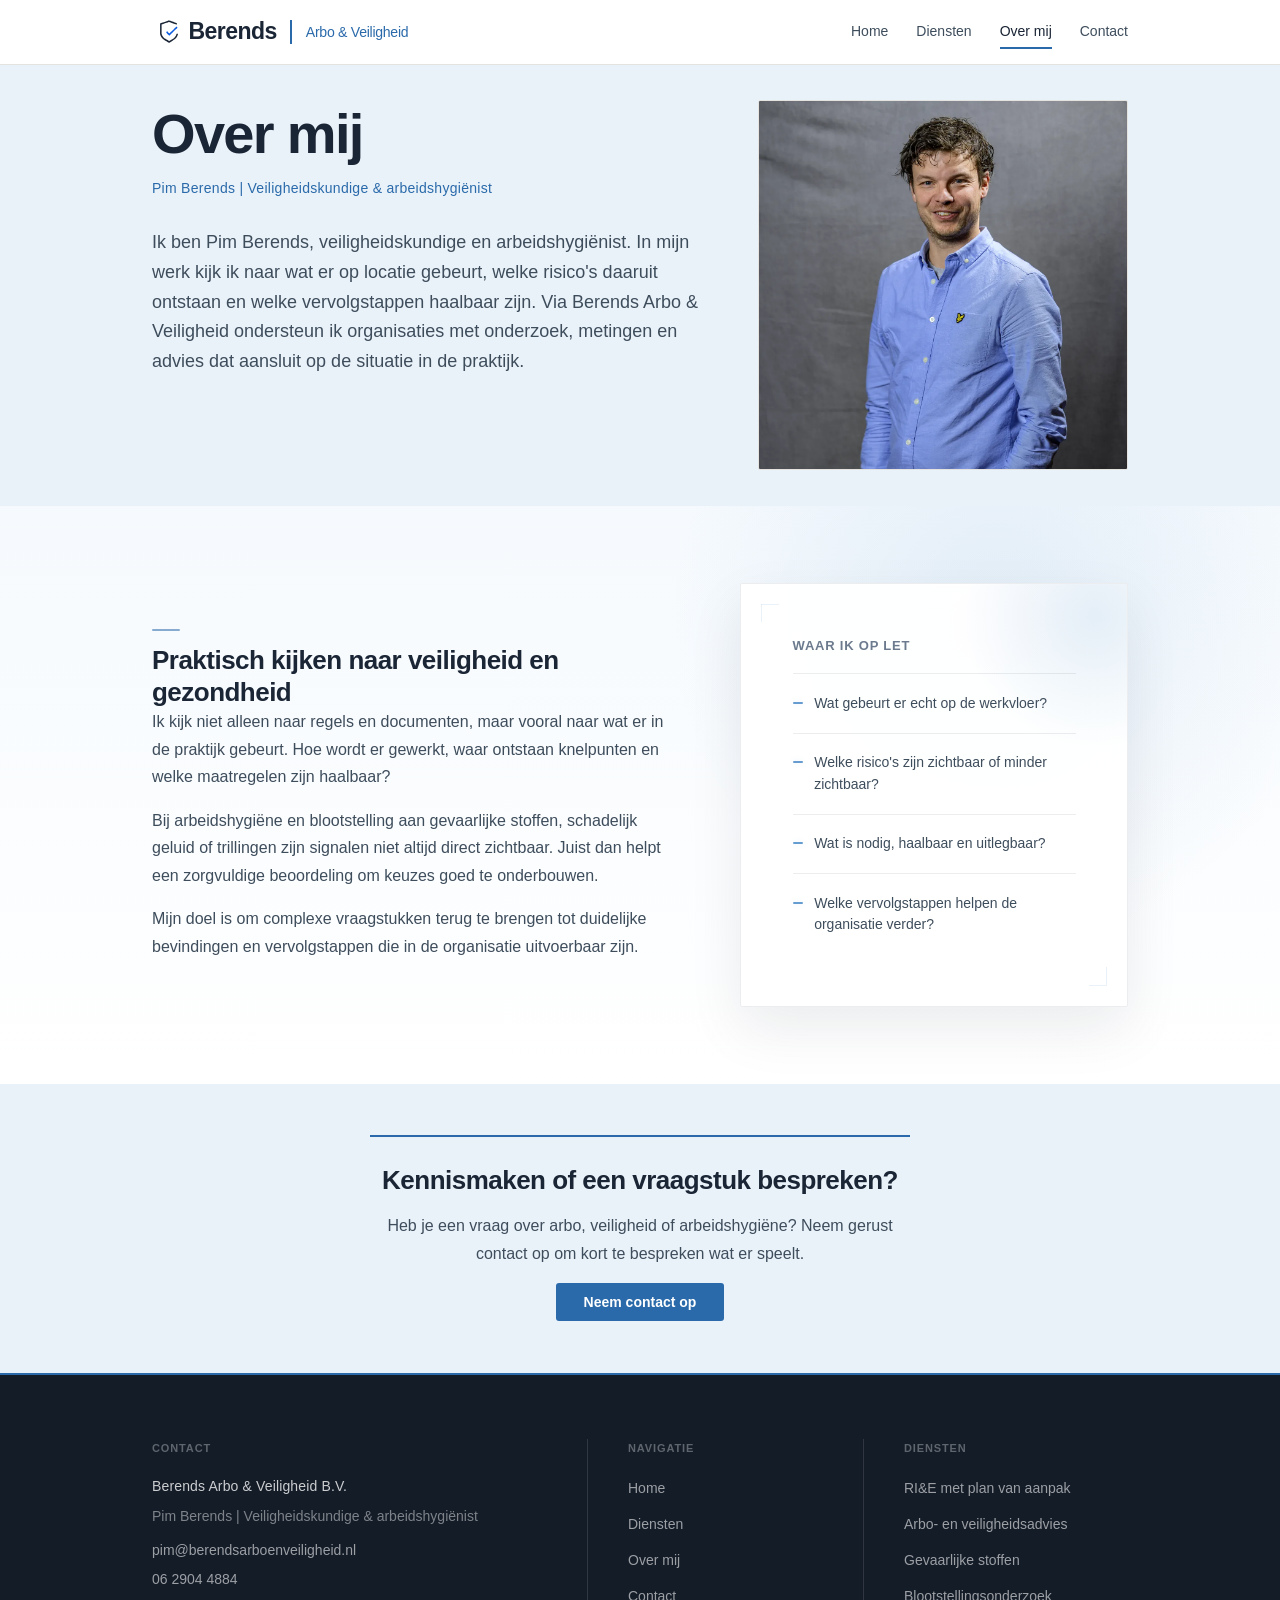
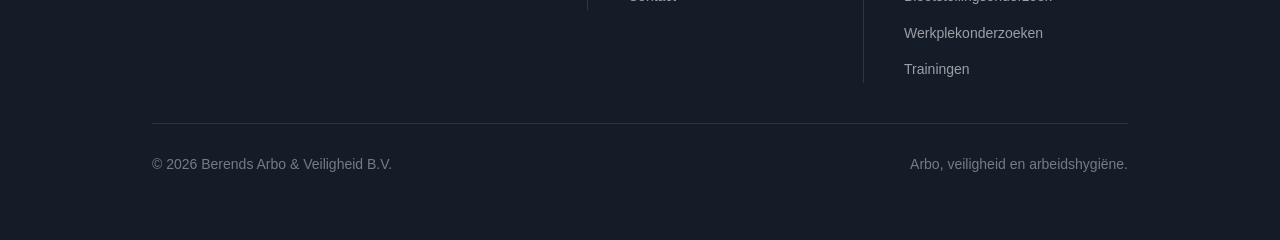
<file: over-mij.html>
<!DOCTYPE html>
<html lang="nl">
<head>
  <meta charset="UTF-8" />
  <meta name="viewport" content="width=device-width, initial-scale=1.0" />
  <title>Over mij | Berends Arbo &amp; Veiligheid</title>
  <meta name="description" content="Maak kennis met Pim Berends, veiligheidskundige en arbeidshygiënist achter Berends Arbo &amp; Veiligheid." />
  <link rel="icon" type="image/png" sizes="16x16" href="assets/Logo's/favicon-16x16.png">
  <link rel="icon" type="image/png" sizes="32x32" href="assets/Logo's/favicon-32x32.png">
  <link rel="apple-touch-icon" sizes="180x180" href="assets/Logo's/favicon-512x512.png">
  <link rel="stylesheet" href="css/style.css" />
</head>
<body>

  <!-- Header -->
  <header class="site-header" id="site-header">
    <div class="container">
      <div class="header-inner">
        <a href="index.html" class="brand">
          <svg class="brand__icon" viewBox="0 0 1254 1254" aria-hidden="true">
            <g transform="translate(0,1254) scale(0.1,-0.1)" fill="currentColor">
              <path d="M6130 10523 c-1064 -359 -1979 -678 -2795 -973 l-350 -127 -3 -1899 c-3 -2087 -6 -1973 58 -2240 86 -362 292 -771 566 -1124 179 -232 538 -567 804 -752 322 -223 1494 -932 1840 -1112 l55 -29 130 73 c781 436 1646 977 1945 1216 165 132 455 420 574 569 271 341 467 718 567 1092 28 105 69 345 69 406 l0 27 -264 0 -263 0 -23 -112 c-91 -460 -326 -877 -709 -1258 -280 -280 -920 -715 -1820 -1240 -107 -62 -200 -113 -206 -113 -29 0 -950 566 -1330 818 -371 247 -525 365 -691 530 -390 388 -636 825 -724 1285 -20 102 -20 147 -20 1785 l0 1681 168 58 c92 32 273 95 402 141 276 98 1001 352 1245 435 94 32 283 97 420 145 138 48 309 107 381 131 l131 45 329 -116 c181 -64 385 -136 454 -160 218 -76 609 -216 1667 -599 238 -86 435 -156 438 -156 3 0 5 132 5 294 0 226 -3 295 -12 299 -47 17 -775 281 -970 351 -68 24 -211 76 -318 114 -630 226 -767 275 -1075 383 -187 66 -377 133 -423 149 -46 17 -91 30 -100 29 -9 0 -78 -21 -152 -46z"/>
            </g>
            <g transform="translate(0,1254) scale(0.1,-0.1)" fill="#0B5CE1">
              <path d="M2975 9418 c-3 -7 -4 -854 -3 -1883 l3 -1870 5 1883 c3 1035 4 1882 2 1882 -1 0 -5 -6 -7 -12z M8683 7938 c-191 -183 -485 -466 -653 -628 -168 -163 -570 -552 -895 -864 -324 -313 -626 -605 -671 -648 l-80 -79 -381 383 c-209 211 -392 397 -406 413 l-26 30 -200 -200 c-111 -110 -201 -204 -201 -209 0 -6 170 -181 378 -391 207 -209 477 -481 599 -605 l222 -225 178 176 c98 96 311 303 473 459 162 157 428 413 590 570 415 401 1030 993 1180 1135 421 398 640 610 638 616 -5 14 -380 399 -388 399 -5 0 -166 -150 -357 -332z M9183 5653 c32 -2 81 -2 110 0 29 2 3 3 -58 3 -60 0 -84 -1 -52 -3z M9463 5653 c15 -2 37 -2 50 0 12 2 0 4 -28 4 -27 0 -38 -2 -22 -4z M3875 3850 c33 -33 62 -60 64 -60 3 0 -21 27 -54 60 -33 33 -62 60 -64 60 -3 0 21 -27 54 -60z M8695 3838 l-50 -53 53 50 c48 46 57 55 49 55 -1 0 -25 -24 -52 -52z"/>
            </g>
          </svg>
          <span class="brand__main">Berends</span>
          <span class="brand__divider" aria-hidden="true"></span>
          <span class="brand__sub">Arbo &amp; Veiligheid</span>
        </a>
        <button
          class="nav-toggle"
          id="nav-toggle"
          aria-label="Menu openen"
          aria-expanded="false"
          aria-controls="main-nav"
        >
          <span class="nav-toggle__bar"></span>
          <span class="nav-toggle__bar"></span>
          <span class="nav-toggle__bar"></span>
        </button>
        <nav class="main-nav" id="main-nav" aria-label="Hoofdnavigatie">
          <ul>
            <li><a href="index.html"     class="nav-link">Home</a></li>
            <li><a href="diensten.html"  class="nav-link">Diensten</a></li>
            <li><a href="over-mij.html"  class="nav-link active" aria-current="page">Over mij</a></li>
            <li><a href="contact.html"   class="nav-link">Contact</a></li>
          </ul>
        </nav>
      </div>
    </div>
  </header>

  <main>

    <!-- Profile intro — distinct from other inner page headers -->
    <section class="profile-intro">
      <div class="container">
        <div class="profile-intro__grid">
          <div class="profile-intro__content">
            <h1 class="profile-intro__title">Over mij</h1>
            <span class="profile-intro__credential">Pim Berends | Veiligheidskundige &amp; arbeidshygiënist</span>
            <p class="profile-intro__body">Ik ben Pim Berends, veiligheidskundige en arbeidshygiënist. In mijn werk kijk ik naar wat er op locatie gebeurt, welke risico's daaruit ontstaan en welke vervolgstappen haalbaar zijn. Via Berends Arbo &amp; Veiligheid ondersteun ik organisaties met onderzoek, metingen en advies dat aansluit op de situatie in de praktijk.</p>
          </div>
          <div class="profile-intro__visual">
            <img
              src="assets/images/over-mij-pim.webp"
              alt="Pim Berends"
              class="profile-intro__photo"
              width="1200"
              height="1800"
              loading="lazy"
              decoding="async"
            >
          </div>
        </div>
      </div>
    </section>

    <!-- Background + aside — top-aligned split -->
    <section class="section section--about section--about-method">
      <div class="container">
        <div class="about-method">
          <div class="about-method__content">
            <h2 class="section__title">Praktisch kijken naar veiligheid en gezondheid</h2>
            <div class="section__body">
              <p>Ik kijk niet alleen naar regels en documenten, maar vooral naar wat er in de praktijk gebeurt. Hoe wordt er gewerkt, waar ontstaan knelpunten en welke maatregelen zijn haalbaar?</p>
              <p>Bij arbeidshygiëne en blootstelling aan gevaarlijke stoffen, schadelijk geluid of trillingen zijn signalen niet altijd direct zichtbaar. Juist dan helpt een zorgvuldige beoordeling om keuzes goed te onderbouwen.</p>
              <p>Mijn doel is om complexe vraagstukken terug te brengen tot duidelijke bevindingen en vervolgstappen die in de organisatie uitvoerbaar zijn.</p>
            </div>
          </div>
          <aside class="about-method__lens">
            <p class="aside-list__title">Waar ik op let</p>
            <ul class="aside-list" aria-label="Waar ik op let">
              <li>Wat gebeurt er echt op de werkvloer?</li>
              <li>Welke risico's zijn zichtbaar of minder zichtbaar?</li>
              <li>Wat is nodig, haalbaar en uitlegbaar?</li>
              <li>Welke vervolgstappen helpen de organisatie verder?</li>
            </ul>
          </aside>
        </div>
      </div>
    </section>

    <!-- CTA -->
    <section class="section section--cta">
      <div class="container">
        <div class="section__inner">
          <h2 class="section__title">Kennismaken of een vraagstuk bespreken?</h2>
          <p>Heb je een vraag over arbo, veiligheid of arbeidshygiëne? Neem gerust contact op om kort te bespreken wat er speelt.</p>
          <div>
            <a href="contact.html" class="btn btn--primary">Neem contact op</a>
          </div>
        </div>
      </div>
    </section>

  </main>

  <!-- Footer -->
  <footer class="site-footer">
    <div class="container">
      <div class="footer-inner">
        <div class="footer__info">
          <span class="footer__label">Contact</span>
          <p class="footer__brand">Berends Arbo &amp; Veiligheid B.V.</p>
          <p class="footer__person">Pim Berends | Veiligheidskundige &amp; arbeidshygiënist</p>
          <div class="footer__contact">
            <a href="mailto:Pim%20Berends%20%3Cpim%40berendsarboenveiligheid.nl%3E">pim@berendsarboenveiligheid.nl</a>
            <a href="tel:+31629044884">06 2904 4884</a>
          </div>
        </div>

        <nav class="footer__nav" aria-label="Footer navigatie">
          <span class="footer__label">Navigatie</span>
          <ul>
            <li><a href="index.html">Home</a></li>
            <li><a href="diensten.html">Diensten</a></li>
            <li><a href="over-mij.html">Over mij</a></li>
            <li><a href="contact.html">Contact</a></li>
          </ul>
        </nav>

        <nav class="footer__services" aria-label="Diensten">
          <span class="footer__label">Diensten</span>
          <ul>
            <li><a href="diensten.html#rie">RI&amp;E met plan van aanpak</a></li>
            <li><a href="diensten.html#advies">Arbo- en veiligheidsadvies</a></li>
            <li><a href="diensten.html#gevaarlijke-stoffen">Gevaarlijke stoffen</a></li>
            <li><a href="diensten.html#blootstelling">Blootstellingsonderzoek</a></li>
            <li><a href="diensten.html#werkplekmetingen">Werkplekonderzoeken</a></li>
            <li><a href="diensten.html#trainingen">Trainingen</a></li>
          </ul>
        </nav>
      </div>

      <div class="footer-bottom">
        <p>&copy; 2026 Berends Arbo &amp; Veiligheid B.V.</p>
        <p>Arbo, veiligheid en arbeidshygiëne.</p>
      </div>
    </div>
  </footer>

  <script src="js/main.js"></script>
</body>
</html>
</file>
<file: css/style.css>
/* ============================================================
   Berends Arbo & Veiligheid BV — Main Stylesheet
   Phase 1 (editorial layout)
   ============================================================ */

/* ------------------------------------------------------------
   Custom Properties
   ------------------------------------------------------------ */
:root {
  /* Colors */
  --c-ink:           #1a2535;
  --c-ink-body:      #3e4d5c;
  --c-ink-muted:     #6b7a8d;
  --c-accent:        #2a6aaa;
  --c-accent-dark:   #1f5288;
  --c-bg:            #ffffff;
  --c-surface:       #f2f2f0;
  --c-hero-bg:       #1a2535;
  --c-cta-bg:        #eaf2f9;
  --c-border:        #e4e3df;
  --c-footer-bg:     #141c28;

  /* Typography */
  --font: -apple-system, BlinkMacSystemFont, 'Segoe UI', Roboto,
          'Helvetica Neue', Arial, sans-serif;

  --text-xs:   0.8125rem;
  --text-sm:   0.875rem;
  --text-base: 1rem;
  --text-lg:   1.125rem;
  --text-xl:   1.25rem;
  --text-2xl:  clamp(1.25rem, 2.5vw, 1.625rem);
  --text-hero: clamp(1.875rem, 5vw, 3.125rem);

  --lh-base:    1.72;
  --lh-heading: 1.22;

  --fw-normal:   400;
  --fw-medium:   500;
  --fw-semibold: 600;

  /* Spacing */
  --sp-xs:  0.5rem;
  --sp-sm:  1rem;
  --sp-md:  1.75rem;
  --sp-lg:  2.5rem;
  --sp-xl:  4rem;

  --section-pad: clamp(3.5rem, 6vw, 5.5rem);

  /* Layout */
  --max-w:    1040px;
  --prose-w:  640px;
  --pad-x:    clamp(1rem, 4vw, 2rem);
  --header-h: 64px;

  /* Gap between split columns */
  --split-gap: clamp(2rem, 5vw, 4rem);

  /* Motion */
  --ease: 200ms ease;
}

/* ------------------------------------------------------------
   Reset
   ------------------------------------------------------------ */
*, *::before, *::after {
  box-sizing: border-box;
  margin: 0;
  padding: 0;
}

html {
  scroll-behavior: smooth;
  -webkit-text-size-adjust: 100%;
}

body {
  font-family: var(--font);
  font-size: var(--text-base);
  line-height: var(--lh-base);
  color: var(--c-ink-body);
  background-color: var(--c-bg);
  -webkit-font-smoothing: antialiased;
}

img, video {
  max-width: 100%;
  display: block;
}

ul {
  list-style: none;
}

a {
  color: var(--c-accent);
  text-decoration: none;
}

a:hover {
  color: var(--c-accent-dark);
}

/* ------------------------------------------------------------
   Layout
   ------------------------------------------------------------ */
.container {
  max-width: var(--max-w);
  margin-inline: auto;
  padding-inline: var(--pad-x);
}

/* ------------------------------------------------------------
   Header

   Default: opaque white bar with subtle shadow on all pages.
   ------------------------------------------------------------ */
.site-header {
  position: sticky;
  top: 0;
  z-index: 100;
  height: var(--header-h);
  background-color: var(--c-bg);
  box-shadow: 0 1px 0 var(--c-border);
}

.header-inner {
  display: flex;
  align-items: center;
  justify-content: space-between;
  height: var(--header-h);
}

/* Brand */
.brand {
  display: inline-flex;
  align-items: center;
  gap: 0.85rem;
  color: var(--c-ink);
  letter-spacing: -0.035em;
  line-height: 1;
  flex-shrink: 0;
  transition: color var(--ease);
}

.brand__icon {
  width: 34px;
  height: 34px;
  flex-shrink: 0;
  color: var(--c-ink);
  margin-right: -0.70rem;
}

.brand__main {
  font-size: clamp(1.25rem, 1.8vw, 1.75rem);
  font-weight: 700;
  color: var(--c-ink);
  line-height: 1;
}

.brand__divider {
  display: block;
  width: 2px;
  height: 1.5rem;
  background: var(--c-accent);
  flex-shrink: 0;
}

.brand__sub {
  font-size: clamp(0.875rem, 1.1vw, 1.1rem);
  font-weight: 500;
  color: var(--c-accent);
  letter-spacing: -0.02em;
  line-height: 1;
}

.brand:hover .brand__main {
  color: var(--c-accent);
}

/* Nav toggle */
.nav-toggle {
  display: flex;
  flex-direction: column;
  justify-content: center;
  gap: 5px;
  width: 40px;
  height: 40px;
  padding: 9px;
  background: none;
  border: none;
  cursor: pointer;
  border-radius: 4px;
  flex-shrink: 0;
  transition: background-color var(--ease);
}

.nav-toggle:hover { background-color: var(--c-surface); }

.nav-toggle__bar {
  display: block;
  width: 100%;
  height: 2px;
  background-color: var(--c-ink);
  border-radius: 2px;
  transform-origin: center;
  transition: transform var(--ease), opacity var(--ease), background-color 300ms ease;
}

.nav-toggle[aria-expanded="true"] .nav-toggle__bar:nth-child(1) {
  transform: translateY(7px) rotate(45deg);
}

.nav-toggle[aria-expanded="true"] .nav-toggle__bar:nth-child(2) {
  opacity: 0;
  transform: scaleX(0);
}

.nav-toggle[aria-expanded="true"] .nav-toggle__bar:nth-child(3) {
  transform: translateY(-7px) rotate(-45deg);
}

/* Main nav — hidden on mobile, shown when open */
.main-nav { display: none; }

.main-nav.is-open {
  display: block;
  position: fixed;
  top: var(--header-h);
  left: 0;
  right: 0;
  background-color: var(--c-bg);
  box-shadow: 0 6px 24px rgba(0, 0, 0, 0.07);
  padding: var(--sp-sm) var(--pad-x) var(--sp-md);
  z-index: 99;
}

.main-nav ul { display: flex; flex-direction: column; }

.main-nav ul li { border-bottom: 1px solid var(--c-border); }

.nav-link {
  display: block;
  padding: 0.7rem 0;
  font-size: var(--text-base);
  font-weight: var(--fw-medium);
  color: var(--c-ink-body);
  transition: color var(--ease);
}

.nav-link:hover { color: var(--c-ink); }
.nav-link.active { color: var(--c-accent); }

/* Desktop nav */
@media (min-width: 681px) {
  .nav-toggle { display: none; }

  .main-nav,
  .main-nav.is-open {
    display: block;
    position: static;
    background: none;
    box-shadow: none;
    padding: 0;
  }

  .main-nav ul {
    flex-direction: row;
    gap: var(--sp-md);
    align-items: center;
  }

  .main-nav ul li { border-bottom: none; }

  .nav-link {
    display: inline-block;
    padding: 0.25rem 0;
    font-size: var(--text-sm);
    border-bottom: 2px solid transparent;
    transition: color var(--ease), border-color var(--ease);
  }

  .nav-link:hover { color: var(--c-ink); }

  .nav-link.active {
    color: var(--c-ink);
    border-bottom-color: var(--c-accent);
  }
}

/* ------------------------------------------------------------
   Buttons
   ------------------------------------------------------------ */
.btn {
  display: inline-block;
  padding: 0.75rem 1.75rem;
  border-radius: 3px;
  font-family: var(--font);
  font-size: var(--text-sm);
  font-weight: var(--fw-semibold);
  line-height: 1;
  transition: background-color var(--ease), color var(--ease);
}

.btn--primary {
  background-color: var(--c-accent);
  color: #ffffff;
}

.btn--primary:hover {
  background-color: var(--c-accent-dark);
  color: #ffffff;
}

/* ------------------------------------------------------------
   Hero
   ------------------------------------------------------------ */
.hero {
  position: relative;
  overflow: hidden;
  min-height: calc(70svh - var(--header-h));
  padding-block: clamp(2rem, 4vw, 3.5rem);
  background:
    radial-gradient(circle at 74% 42%, rgba(41, 122, 195, 0.16), rgba(41, 122, 195, 0.00) 34%),
    radial-gradient(circle at 88% 78%, rgba(255, 255, 255, 0.045), rgba(255, 255, 255, 0.00) 28%),
    var(--c-ink);
}

.hero__grid {
  display: grid;
  grid-template-columns: minmax(0, 0.9fr) minmax(0, 1fr);
  gap: var(--sp-xl);
  align-items: center;
  position: relative;
  z-index: 1;
  min-height: inherit;
}

.hero__headline {
  font-size: var(--text-hero);
  font-weight: var(--fw-semibold);
  color: #ffffff;
  line-height: var(--lh-heading);
  letter-spacing: -0.03em;
  margin-bottom: var(--sp-md);
}

.hero__credential {
  font-size: var(--text-sm);
  color: rgba(255, 255, 255, 0.45);
  letter-spacing: 0.02em;
  margin-bottom: var(--sp-md);
}

.hero__sub {
  font-size: var(--text-lg);
  color: rgba(255, 255, 255, 0.7);
  line-height: 1.65;
  margin-bottom: var(--sp-lg);
}

.hero__actions {
  display: flex;
  align-items: center;
  gap: var(--sp-md);
  flex-wrap: wrap;
}

.hero__link {
  font-size: var(--text-sm);
  color: rgba(255, 255, 255, 0.48);
  border-bottom: 1px solid rgba(255, 255, 255, 0.2);
  padding-bottom: 1px;
  transition: color var(--ease), border-color var(--ease);
}

.hero__link:hover {
  color: rgba(255, 255, 255, 0.8);
  border-bottom-color: rgba(255, 255, 255, 0.4);
}

.hero__visual {
  position: relative;
  min-height: clamp(600px, 72vh, 820px);
  align-self: stretch;
  overflow: hidden;
  isolation: isolate;
  border: 0;
  outline: 0;
  box-shadow: none;
  background-image: url('../assets/images/hero-pim-berends-portret.jpg');
  background-size: cover;
  background-position: 32% top;
  margin-right: clamp(-6rem, -5vw, -3rem);
  transform: translateX(1.5rem);
}

/* Both pseudo-elements cover the full visual as atmospheric overlay layers */
.hero__visual::before,
.hero__visual::after {
  content: '';
  position: absolute;
  inset: 0;
  pointer-events: none;
}

/* Layer 1 — primary blend: deeper left-to-right + bottom-to-top navy fade */
.hero__visual::before {
  z-index: 1;
  background:
    linear-gradient(
      90deg,
      var(--c-ink)            0%,
      rgba(22, 34, 49, 0.96)  7%,
      rgba(22, 34, 49, 0.78) 18%,
      rgba(22, 34, 49, 0.36) 36%,
      rgba(22, 34, 49, 0.08) 58%,
      rgba(22, 34, 49, 0.00) 78%
    ),
    linear-gradient(
      0deg,
      var(--c-ink)            0%,
      rgba(22, 34, 49, 0.82) 10%,
      rgba(22, 34, 49, 0.36) 32%,
      rgba(22, 34, 49, 0.00) 62%
    );
}

/* Layer 2 — atmospheric depth: subject highlight + right-edge vignette */
.hero__visual::after {
  z-index: 2;
  background:
    radial-gradient(
      circle at 62% 34%,
      rgba(255, 255, 255, 0.07)  0%,
      rgba(255, 255, 255, 0.00) 28%
    ),
    linear-gradient(
      90deg,
      rgba(22, 34, 49, 0.16)  0%,
      rgba(22, 34, 49, 0.00) 42%,
      rgba(22, 34, 49, 0.20) 100%
    );
}

@media (max-width: 859px) {
  .hero { min-height: auto; }
  .hero__grid { grid-template-columns: 1fr; }

  .hero__visual {
    margin-right: 0;
    transform: none;
    background-position: center top;
    min-height: 420px;
  }

  /* Single-column: reduce to bottom-only fade, keep subject readable */
  .hero__visual::before {
    background:
      linear-gradient(
        0deg,
        var(--c-ink)            0%,
        rgba(22, 34, 49, 0.62) 14%,
        rgba(22, 34, 49, 0.16) 44%,
        rgba(22, 34, 49, 0.00) 100%
      );
  }

  .hero__visual::after { background: none; }
}

/* Atmospheric ambient blur layer — absolute, sits behind grid content */
.hero__ambient {
  position: absolute;
  inset: 0;
  pointer-events: none;
  background:
    radial-gradient(ellipse at 71% 47%, rgba(84, 172, 255, 0.25), transparent 25%),
    radial-gradient(ellipse at 58% 52%, rgba(13, 55, 96, 0.48), transparent 35%);
  filter: blur(2px);
  opacity: 0.9;
  z-index: 0;
}

/* ------------------------------------------------------------
   Sections — base
   ------------------------------------------------------------ */
.section {
  padding-block: var(--section-pad);
  background-color: var(--c-bg);
}

.section--surface { background-color: var(--c-surface); }
.section--cta {
  background-color: var(--c-cta-bg);
  padding-block: clamp(2.5rem, 4vw, 3.5rem);
}

.section--dark {
  background-color: var(--c-hero-bg);
}
.section--dark .section__title {
  color: rgba(255, 255, 255, 0.92);
}
.section--dark .section__title::before {
  opacity: 0.7;
}
.section--dark .section__body p {
  color: rgba(255, 255, 255, 0.62);
}
.section--dark .split--specialist {
  grid-template-columns: 1.05fr 1fr;
}
.section--dark .tech-frame {
  background-color: rgba(255, 255, 255, 0.03);
  border: none;
  box-shadow: 0 8px 30px rgba(0, 0, 0, 0.35);
}

.section--dark .working-style {
  border-left-color: var(--c-accent);
}

.section--dark .working-style__title {
  color: rgba(255, 255, 255, 0.92);
}

.section--dark .working-style__body {
  color: rgba(255, 255, 255, 0.62);
}

/* Single-column prose column (used for CTA and Aanpak title) */
.section__inner {
  max-width: var(--prose-w);
  margin-inline: auto;
  display: flex;
  flex-direction: column;
  gap: var(--sp-md);
}

/* Section title */
.section__title {
  font-size: var(--text-2xl);
  font-weight: var(--fw-semibold);
  color: var(--c-ink);
  line-height: var(--lh-heading);
  letter-spacing: -0.02em;
}

.section__title::before {
  content: '';
  display: block;
  width: 1.75rem;
  height: 2px;
  background-color: var(--c-accent);
  border-radius: 2px;
  margin-bottom: 0.875rem;
  opacity: 0.55;
}

/* Body text block */
.section__body {
  display: flex;
  flex-direction: column;
  gap: var(--sp-sm);
}

.section__body p { color: var(--c-ink-body); }

/* ------------------------------------------------------------
   Split layout system

   Three flavors:
   - split--context:    3fr text | 2fr pull insight
   - split--specialist: 2fr tech detail | 3fr specialist text
   - split--expertise:  2fr intro | 3fr expertise list
   ------------------------------------------------------------ */
.split {
  display: grid;
  gap: var(--split-gap);
  align-items: start;
}

.split--context    { grid-template-columns: 3fr 2fr; align-items: center; }
.split--specialist { grid-template-columns: 2fr 3fr; align-items: stretch; }
.split--expertise  { grid-template-columns: 2fr 3fr; align-items: start; }

/* Offset: specialist text starts lower than the tech-frame */
.split--specialist .split__main { padding-top: var(--sp-lg); }

/* ------------------------------------------------------------
   Context — pull insight (section 2 right column)
   ------------------------------------------------------------ */
.split__aside {
  display: flex;
  align-items: center;
}

.pull-text {
  font-size: var(--text-lg);
  font-weight: var(--fw-medium);
  color: var(--c-ink);
  line-height: 1.55;
  border-left: 2px solid var(--c-accent);
  padding-left: var(--sp-md);
  opacity: 0.82;
}

/* ------------------------------------------------------------
   Arbeidshygiëne — image frame (section 3 left column)
   ------------------------------------------------------------ */
.split__detail {
  display: flex;
  align-items: stretch;
}

.tech-frame {
  position: relative;
  width: 100%;
  min-height: 280px;
  border-radius: 2px;
  overflow: hidden;
  background-color: var(--c-surface);
}

/* Image fills the full frame */
.tech-frame__img {
  width: 100%;
  height: 100%;
  object-fit: cover;
  object-position: 35% center;
  display: block;
}

/* ------------------------------------------------------------
   Ondersteuning — expertise list (section 4 right column)
   ------------------------------------------------------------ */
.expertise-list {
  border-top: 1px solid var(--c-border);
  padding-top: 0;
}

.expertise-list li {
  padding: 0.75rem 0;
  border-bottom: 1px solid var(--c-border);
  display: flex;
  flex-direction: column;
  gap: 0.2rem;
}

.expertise-list__title {
  font-size: var(--text-sm);
  font-weight: var(--fw-medium);
  color: var(--c-ink);
  line-height: 1.4;
}

.expertise-list__desc {
  font-size: var(--text-xs);
  color: var(--c-ink-muted);
  line-height: 1.55;
}

/* ------------------------------------------------------------
   Ondersteuning — expertise card grid (section 4)
   ------------------------------------------------------------ */
#ondersteuning .container {
  display: flex;
  flex-direction: column;
  gap: var(--sp-md);
}

.expertise-grid {
  list-style: none;
  margin: 0;
  padding: 0;
  display: grid;
  grid-template-columns: repeat(2, minmax(0, 1fr));
  gap: 3px;
}

.expertise-grid__item {
  height: 100%;
  min-width: 0;
  background-color: rgba(42, 106, 170, 0.035);
  border: 1px solid rgba(42, 106, 170, 0.18);
  border-top: 3px solid var(--c-accent);
  border-radius: 8px;
  box-shadow:
    0 2px 8px rgba(42, 106, 170, 0.06),
    0 1px 2px rgba(0, 0, 0, 0.04);
  padding: var(--sp-lg);
  display: flex;
  flex-direction: column;
  gap: 0.5rem;
  transition:
    box-shadow 150ms ease,
    background-color 150ms ease,
    border-color 150ms ease;
}

.expertise-grid__item:hover {
  background-color: rgba(42, 106, 170, 0.06);
  border-color: rgba(42, 106, 170, 0.3);
  box-shadow:
    0 6px 20px rgba(42, 106, 170, 0.12),
    0 2px 6px rgba(0, 0, 0, 0.06);
}

.expertise-grid__icon {
  width: 40px;
  height: 40px;
  display: flex;
  align-items: center;
  justify-content: center;
  background-color: var(--c-accent);
  border-radius: 50%;
  color: white;
  flex-shrink: 0;
}

.expertise-grid__icon svg {
  display: block;
  width: 20px;
  height: 20px;
}

.expertise-grid__title {
  font-size: var(--text-sm);
  font-weight: var(--fw-semibold);
  color: var(--c-hero-bg);
  line-height: 1.4;
  margin-top: 0.25rem;
  overflow-wrap: break-word;
}

.expertise-grid__desc {
  font-size: var(--text-xs);
  color: var(--c-ink-muted);
  line-height: 1.55;
  overflow-wrap: break-word;
}

@media (min-width: 681px) {
  .expertise-grid {
    grid-template-columns: repeat(3, minmax(0, 1fr));
  }
}

@media (min-width: 1024px) {
  .expertise-grid {
    grid-template-columns: repeat(6, minmax(0, 1fr));
  }

  .expertise-grid__item {
    padding: var(--sp-md);
  }

  .expertise-grid__title {
    font-size: 0.8125rem;
    line-height: 1.45;
  }
}

/* ------------------------------------------------------------
   CTA section — centered editorial close (section 5)
   ------------------------------------------------------------ */
.section--cta .section__title::before { display: none; }

.section--cta .section__inner {
  padding-top: var(--sp-md);
  gap: var(--sp-sm);
  border-top: 2px solid var(--c-accent);
  text-align: center;
  align-items: center;
}

@media (min-width: 681px) {
  .section--cta .section__inner { max-width: 540px; }
}

/* ------------------------------------------------------------
   Footer
   ------------------------------------------------------------ */
.site-footer {
  background-color: var(--c-footer-bg);
  padding-block: var(--sp-xl);
  border-top: 2px solid var(--c-accent);
}

.footer__label {
  display: block;
  font-size: 0.6875rem;
  font-weight: var(--fw-semibold);
  letter-spacing: 0.08em;
  text-transform: uppercase;
  color: rgba(255, 255, 255, 0.32);
  margin-bottom: 0.625rem;
}

.footer-inner {
  display: grid;
  grid-template-columns: 1.4fr 0.8fr 1fr;
  gap: var(--sp-xl);
  align-items: start;
}

.footer__info {
  display: flex;
  flex-direction: column;
  gap: 0.375rem;
  min-width: 0;
}

.footer__brand {
  font-size: var(--text-sm);
  font-weight: var(--fw-medium);
  color: rgba(255, 255, 255, 0.78);
  letter-spacing: 0.01em;
  margin: 0;
}

.footer__person {
  font-size: var(--text-sm);
  color: rgba(255, 255, 255, 0.45);
  margin: 0;
}

.footer__contact {
  display: flex;
  flex-direction: column;
  gap: 0.35rem;
  margin-top: 0.25rem;
}

.footer__contact a {
  font-size: var(--text-sm);
  color: rgba(255, 255, 255, 0.58);
  text-decoration: none;
  transition: color var(--ease);
}

.footer__contact a:hover {
  color: rgba(255, 255, 255, 0.9);
}

.footer__nav,
.footer__services {
  padding-left: var(--sp-lg);
  border-left: 1px solid rgba(255, 255, 255, 0.12);
  min-width: 0;
}

.footer__nav ul,
.footer__services ul {
  list-style: none;
  padding: 0;
  margin: var(--sp-sm) 0 0;
  display: grid;
  gap: 0.55rem;
}

.footer__nav a,
.footer__services a {
  font-size: var(--text-sm);
  color: rgba(255, 255, 255, 0.58);
  text-decoration: none;
  transition: color var(--ease);
}

.footer__nav a:hover,
.footer__services a:hover {
  color: rgba(255, 255, 255, 0.9);
}

.footer-bottom {
  margin-top: var(--sp-lg);
  padding-top: var(--sp-md);
  border-top: 1px solid rgba(255, 255, 255, 0.10);
  display: flex;
  justify-content: space-between;
  align-items: baseline;
  gap: var(--sp-md);
  flex-wrap: wrap;
  color: rgba(255, 255, 255, 0.42);
  font-size: var(--text-sm);
}

.footer-bottom p {
  margin: 0;
}

/* ============================================================
   Inner page utilities
   Shared across diensten, projecten, over-mij and contact.
   ============================================================ */

/* Credential line below inner page h1 (over-mij.html) */
.page-credential {
  font-size: var(--text-sm);
  color: var(--c-ink-muted);
  letter-spacing: 0.02em;
}

/* ------------------------------------------------------------
   Service / situation list — diensten.html, projecten.html
   ------------------------------------------------------------ */
.service-list {
  margin-top: var(--sp-lg);
  border-bottom: 1px solid var(--c-border);
}

.service-list__item {
  padding: var(--sp-md) 0;
  border-top: 1px solid var(--c-border);
}

.service-list__title {
  font-size: var(--text-lg);
  font-weight: var(--fw-semibold);
  color: var(--c-ink);
  line-height: var(--lh-heading);
  margin-bottom: var(--sp-xs);
}

.service-list__body {
  color: var(--c-ink-body);
  line-height: var(--lh-base);
  max-width: 600px;
}

/* ------------------------------------------------------------
   Aside supporting list — over-mij.html
   ------------------------------------------------------------ */
.aside-panel {
  background: #fff;
  border: 1px solid rgba(22, 34, 49, 0.10);
  border-radius: 2px;
  padding: clamp(1.25rem, 2.5vw, 1.75rem);
  box-shadow: 0 20px 50px rgba(15, 25, 38, 0.06);
}

.aside-panel .aside-list__title {
  margin: 0;
  padding: 0 0 var(--sp-sm);
}

.aside-panel .aside-list {
  counter-reset: aboutChecklist;
  display: flex;
  flex-direction: column;
  gap: 0;
}

.aside-panel .aside-list li {
  counter-increment: aboutChecklist;
  display: grid;
  grid-template-columns: 3rem 1fr;
  gap: 1rem;
  align-items: start;
  background: transparent;
  border-radius: 0;
  padding: 1rem 0;
  border-top: 1px solid rgba(22, 34, 49, 0.10);
  font-size: var(--text-sm);
  color: var(--c-ink-body);
  line-height: 1.55;
}

.aside-panel .aside-list li::before {
  content: counter(aboutChecklist, decimal-leading-zero);
  color: var(--c-accent);
  font-weight: 700;
  font-size: 0.8rem;
  letter-spacing: 0.04em;
  padding-top: 0.1rem;
}

.aside-list__title {
  display: block;
  font-size: var(--text-xs);
  font-weight: var(--fw-semibold);
  color: var(--c-ink-muted);
  letter-spacing: 0.06em;
  text-transform: uppercase;
}

/* About method — Expert Lens feature (over-mij.html) */
.section--about-method {
  background:
    radial-gradient(circle at 78% 20%, rgba(43, 119, 190, 0.10), transparent 30%),
    linear-gradient(180deg, rgba(242, 248, 253, 0.75), rgba(255, 255, 255, 0.96));
}

.section--about-method .about-method {
  display: grid;
  grid-template-columns: 1.15fr 0.85fr;
  gap: var(--split-gap);
  align-items: center;
}

.section--about-method .about-method__content {
  min-width: 0;
}

.section--about-method .about-method__lens {
  position: relative;
  overflow: hidden;
  background: rgba(255, 255, 255, 0.94);
  border: 1px solid rgba(22, 34, 49, 0.08);
  border-radius: 2px;
  box-shadow:
    inset 0 1px 0 rgba(255, 255, 255, 0.85),
    0 22px 56px rgba(15, 25, 38, 0.08);
  padding: clamp(2.25rem, 4vw, 3.25rem);
  transition: transform 220ms ease, box-shadow 220ms ease;
}

.section--about-method .about-method__lens:hover {
  transform: translateY(-2px);
  box-shadow:
    inset 0 1px 0 rgba(255, 255, 255, 0.85),
    0 28px 64px rgba(15, 25, 38, 0.11);
}

.section--about-method .about-method__lens::before {
  content: '';
  position: absolute;
  width: 18rem;
  height: 18rem;
  right: -7rem;
  top: -7rem;
  background: radial-gradient(circle, rgba(43, 119, 190, 0.12), transparent 65%);
  pointer-events: none;
}

.section--about-method .about-method__lens::after {
  content: '';
  position: absolute;
  inset: 1.25rem;
  pointer-events: none;
  opacity: 0.35;
  background:
    linear-gradient(rgba(43, 119, 190, 0.28), rgba(43, 119, 190, 0.28)) top left / 1.15rem 1px no-repeat,
    linear-gradient(rgba(43, 119, 190, 0.28), rgba(43, 119, 190, 0.28)) top left / 1px 1.15rem no-repeat,
    linear-gradient(rgba(43, 119, 190, 0.28), rgba(43, 119, 190, 0.28)) bottom right / 1.15rem 1px no-repeat,
    linear-gradient(rgba(43, 119, 190, 0.28), rgba(43, 119, 190, 0.28)) bottom right / 1px 1.15rem no-repeat;
}

.section--about-method .about-method__lens .aside-list__title,
.section--about-method .about-method__lens .aside-list {
  position: relative;
  z-index: 1;
}

.section--about-method .about-method__lens .aside-list__title {
  margin: 0;
  padding: 0 0 var(--sp-sm);
}

.section--about-method .about-method__lens .aside-list {
  display: flex;
  flex-direction: column;
  gap: 0;
}

.section--about-method .about-method__lens .aside-list li {
  position: relative;
  background: transparent;
  border-radius: 0;
  padding: 1.15rem 0 1.15rem 1.35rem;
  border-top: 1px solid rgba(22, 34, 49, 0.08);
  font-size: var(--text-sm);
  color: var(--c-ink-body);
  line-height: 1.55;
}

.section--about-method .about-method__lens .aside-list li::before {
  content: '';
  position: absolute;
  left: 0;
  top: 1.72rem;
  width: 0.65rem;
  height: 2px;
  border: none;
  border-radius: 1px;
  background: rgba(43, 119, 190, 0.72);
  box-shadow: 0 0 6px rgba(43, 119, 190, 0.12);
}

@media (prefers-reduced-motion: reduce) {
  .section--about-method .about-method__lens {
    transition: none;
  }

  .section--about-method .about-method__lens:hover {
    transform: none;
  }
}

/* ------------------------------------------------------------
   Contact details block — contact.html
   ------------------------------------------------------------ */
.contact-block {
  display: flex;
  flex-direction: column;
  gap: var(--sp-sm);
}

.contact-block__name {
  font-size: var(--text-xl);
  font-weight: var(--fw-semibold);
  color: var(--c-ink);
  line-height: var(--lh-heading);
}

.contact-block__role {
  font-size: var(--text-sm);
  color: var(--c-ink-muted);
  margin-top: -0.375rem;
}

.contact-block__links {
  display: flex;
  flex-direction: column;
  gap: var(--sp-sm);
  padding-top: var(--sp-md);
  border-top: 1px solid var(--c-border);
}

.contact-block__item {
  display: flex;
  flex-direction: column;
  gap: 0.15rem;
}

.contact-block__label {
  font-size: var(--text-xs);
  font-weight: var(--fw-semibold);
  color: var(--c-ink-muted);
  letter-spacing: 0.06em;
  text-transform: uppercase;
}

.contact-block__link {
  font-size: var(--text-base);
  color: var(--c-accent);
  transition: color var(--ease);
}

.contact-block__link:hover {
  color: var(--c-accent-dark);
}

/* ============================================================
   Inner page — Phase 2 layout refinements
   ============================================================ */

/* ------------------------------------------------------------
   Services intro — compact page header, diensten.html only
   ------------------------------------------------------------ */
.services-intro {
  padding-top: clamp(2rem, 3.5vw, 3rem);
  padding-bottom: clamp(1.25rem, 2vw, 1.75rem);
}

/* ------------------------------------------------------------
   Service detail — "Diensten in detail"
   ------------------------------------------------------------ */

/* Centered section title — mirrors .section--cta .section__inner */
.services-detail > .container > .section__inner {
  text-align: center;
  align-items: center;
}

.services-detail > .container > .section__inner .section__title::before {
  margin-inline: auto;
}

/* Flex column — panels stack with a controlled gap */
.service-detail {
  display: flex;
  flex-direction: column;
  gap: 8px;
  margin-top: var(--sp-lg);
}

/* Premium service panel: white, accent top border, restrained depth */
.service-detail__item {
  display: grid;
  grid-template-columns: 2fr 3fr;
  gap: clamp(1.5rem, 3vw, 2.5rem);
  align-items: start;
  padding: clamp(1.75rem, 3vw, 2.5rem);
  background-color: var(--c-bg);
  border-top: 2px solid var(--c-accent);
  box-shadow: 0 1px 4px rgba(0, 0, 0, 0.07);
  transition: transform 180ms ease, box-shadow 180ms ease;
}

.services-detail .service-detail__item {
  scroll-margin-top: calc(var(--header-h) + 1.5rem);
}

/* Hover: restrained lift and slightly deeper shadow */
.service-detail__item:hover {
  transform: translateY(-1px);
  box-shadow: 0 4px 12px rgba(0, 0, 0, 0.09);
}

.service-detail__item:hover .service-detail__num {
  color: var(--c-accent-dark);
}

/* Number: clear accent index */
.service-detail__num {
  display: block;
  font-size: var(--text-xs);
  font-weight: var(--fw-semibold);
  color: var(--c-accent);
  letter-spacing: 0.1em;
  line-height: 1;
  margin-bottom: 0.75rem;
  transition: color 180ms ease;
}

.service-detail__title {
  font-size: clamp(1.125rem, 1.8vw, 1.375rem);
  font-weight: var(--fw-semibold);
  color: var(--c-ink);
  line-height: var(--lh-heading);
  letter-spacing: -0.02em;
  margin-bottom: var(--sp-xs);
}

.service-detail__context {
  font-size: var(--text-sm);
  color: var(--c-ink-muted);
  line-height: 1.55;
}

.service-detail__body {
  font-size: var(--text-base);
  color: var(--c-ink-body);
  line-height: var(--lh-base);
  margin-bottom: var(--sp-sm);
}

.service-detail__link {
  display: inline-flex;
  align-items: center;
  gap: 0.35rem;
  width: fit-content;
  margin-top: 1.4rem;
  color: var(--c-accent);
  font-weight: 700;
  text-decoration: none;
  border: 0;
  border-bottom: 1px solid rgba(43, 119, 190, 0.45);
  background: transparent;
  padding: 0 0 0.18rem;
  transition:
    color 180ms ease,
    border-color 180ms ease,
    transform 180ms ease,
    background 180ms ease,
    padding 180ms ease;
}

.service-detail__link:hover {
  border-color: var(--c-accent);
  background: rgba(43, 119, 190, 0.06);
  padding-inline: 0.45rem;
  padding-block: 0.18rem;
  transform: translateX(2px);
}

/* ------------------------------------------------------------
   Profile intro — over-mij.html
   ------------------------------------------------------------ */
.profile-intro {
  background-color: var(--c-cta-bg);
  padding-top: clamp(1.75rem, 3vw, 2.25rem);
  padding-bottom: clamp(1.75rem, 3vw, 2.25rem);
}

.profile-intro__grid {
  display: grid;
  grid-template-columns: 1.2fr 0.8fr;
  gap: clamp(2rem, 4vw, 3.5rem);
  align-items: start;
}

.profile-intro__content {
  min-width: 0;
}

.profile-intro__visual {
  position: relative;
  aspect-ratio: 1 / 1;
  width: 100%;
  max-width: 380px;
  min-height: 0;
  justify-self: end;
  border-radius: 2px;
  overflow: hidden;
  isolation: isolate;
  border: 1px solid var(--c-border);
}

.profile-intro__photo {
  display: block;
  width: 100%;
  height: 100%;
  min-height: 0;
  object-fit: cover;
  object-position: center 3%;
}

.profile-intro__title {
  font-size: clamp(2.25rem, 5vw, 3.5rem);
  font-weight: var(--fw-semibold);
  color: var(--c-ink);
  line-height: var(--lh-heading);
  letter-spacing: -0.03em;
  margin-bottom: var(--sp-xs);
}

.profile-intro__credential {
  display: block;
  font-size: var(--text-sm);
  font-weight: var(--fw-medium);
  color: var(--c-accent);
  letter-spacing: 0.02em;
  margin-bottom: var(--sp-md);
}

.profile-intro__body {
  font-size: var(--text-lg);
  color: var(--c-ink-body);
  line-height: 1.65;
  max-width: 600px;
}

/* Top-aligned split variant — aside does not vertically center */
.split--context-top {
  grid-template-columns: 3fr 2fr;
}

/* Working style statement block */
.working-style {
  max-width: 680px;
  padding-left: var(--sp-md);
  border-left: 2px solid var(--c-accent);
  display: flex;
  flex-direction: column;
  gap: var(--sp-xs);
}

.working-style__title {
  font-size: var(--text-xl);
  font-weight: var(--fw-semibold);
  color: var(--c-ink);
  line-height: var(--lh-heading);
  letter-spacing: -0.02em;
}

.working-style__body {
  color: var(--c-ink-body);
  line-height: var(--lh-base);
}

.working-style__signature {
  font-size: var(--text-sm);
  font-style: italic;
  color: var(--c-ink-muted);
  margin-top: 0.25rem;
}

.section--dark .working-style__signature {
  color: rgba(255, 255, 255, 0.45);
}

/* ------------------------------------------------------------
   Contact page — premium hub (contact.html)
   ------------------------------------------------------------ */
.contact-page .contact-hero {
  background:
    radial-gradient(circle at 82% 18%, rgba(43, 119, 190, 0.08), transparent 32%),
    linear-gradient(180deg, rgba(242, 248, 253, 0.72), rgba(255, 255, 255, 0.98));
}

.contact-page .contact-hero.section {
  padding-bottom: clamp(2rem, 3.5vw, 2.75rem);
}

.contact-layout {
  display: grid;
  grid-template-columns: 1.1fr 0.9fr;
  gap: var(--split-gap);
  align-items: start;
}

.contact-layout__intro {
  min-width: 0;
  max-width: 640px;
  display: flex;
  flex-direction: column;
  gap: var(--sp-md);
}

.contact-page .contact-layout__intro .section__title {
  font-size: clamp(2rem, 4vw, 2.75rem);
}

.contact-page .contact-layout__intro .section__body p {
  font-size: var(--text-lg);
  line-height: 1.65;
}

.contact-page .contact-layout__intro .section__body {
  margin-bottom: 0;
}

.contact-page .contact-briefing--inline {
  margin-top: 0.25rem;
  background: rgba(242, 248, 253, 0.78);
  border: 1px solid rgba(22, 34, 49, 0.08);
  border-radius: 2px;
  padding: 1.25rem 1.35rem;
  display: flex;
  flex-direction: column;
  gap: 0.5rem;
}

.contact-briefing__label {
  display: block;
  font-size: var(--text-xs);
  font-weight: var(--fw-semibold);
  color: var(--c-ink-muted);
  letter-spacing: 0.06em;
  text-transform: uppercase;
}

.contact-briefing__body {
  color: var(--c-ink-body);
  line-height: var(--lh-base);
  font-size: var(--text-sm);
}

.contact-card {
  position: relative;
  overflow: hidden;
  background: var(--c-ink);
  border: 1px solid rgba(255, 255, 255, 0.08);
  border-radius: 2px;
  box-shadow:
    inset 0 1px 0 rgba(255, 255, 255, 0.06),
    0 28px 70px rgba(15, 25, 38, 0.18);
  padding: clamp(2rem, 4vw, 2.75rem);
}

.contact-card__header {
  display: flex;
  flex-direction: column;
  gap: var(--sp-xs);
  margin-bottom: var(--sp-md);
}

.contact-card__title {
  font-size: var(--text-2xl);
  font-weight: var(--fw-semibold);
  color: rgba(255, 255, 255, 0.94);
  line-height: var(--lh-heading);
  letter-spacing: -0.02em;
}

.contact-card__title::before {
  content: '';
  display: block;
  width: 1.75rem;
  height: 2px;
  background-color: var(--c-accent);
  border-radius: 2px;
  margin-bottom: 0.875rem;
  opacity: 0.75;
}

.contact-card__meta {
  font-size: var(--text-sm);
  color: rgba(255, 255, 255, 0.58);
  line-height: 1.55;
}

.contact-card__methods {
  display: flex;
  flex-direction: column;
  border-top: 1px solid rgba(255, 255, 255, 0.12);
}

.contact-method {
  display: flex;
  flex-direction: column;
  gap: 0.35rem;
  padding: 1.1rem 0;
  border-bottom: 1px solid rgba(255, 255, 255, 0.10);
  text-decoration: none;
  transition: background-color 180ms ease;
}

.contact-method:last-child {
  border-bottom: none;
  padding-bottom: 0;
}

.contact-method:first-child {
  padding-top: 1.25rem;
}

.contact-method:hover {
  background-color: rgba(255, 255, 255, 0.03);
}

.contact-method__label {
  font-size: var(--text-xs);
  font-weight: var(--fw-semibold);
  color: rgba(255, 255, 255, 0.52);
  letter-spacing: 0.06em;
  text-transform: uppercase;
}

.contact-method__value {
  font-size: clamp(1.05rem, 2vw, 1.25rem);
  font-weight: var(--fw-medium);
  color: rgba(255, 255, 255, 0.92);
  line-height: 1.35;
  transition: color 180ms ease;
  overflow-wrap: anywhere;
}

.contact-method:hover .contact-method__value {
  color: #ffffff;
}

.contact-card__whatsapp {
  margin-top: 1.25rem;
  padding-top: 1.25rem;
  border-top: 1px solid rgba(255, 255, 255, 0.12);
}

.contact-card__whatsapp-link {
  display: flex;
  align-items: center;
  gap: 0.875rem;
  width: 100%;
  min-width: 0;
  padding: 0.15rem 0;
  text-decoration: none;
  color: rgba(255, 255, 255, 0.92);
  transition: color 180ms ease;
}

.contact-card__whatsapp-link:focus-visible {
  outline: 2px solid rgba(255, 255, 255, 0.85);
  outline-offset: 3px;
  border-radius: 4px;
}

.contact-card__whatsapp-icon {
  flex: 0 0 auto;
  width: 2.65rem;
  height: 2.65rem;
  border-radius: 999px;
  display: inline-flex;
  align-items: center;
  justify-content: center;
  background: #25D366;
  color: #ffffff;
  box-shadow: 0 8px 18px rgba(37, 211, 102, 0.18);
  transition:
    transform 180ms ease,
    box-shadow 180ms ease;
}

.contact-card__whatsapp-icon svg {
  width: 1.05rem;
  height: 1.05rem;
  display: block;
  fill: currentColor;
}

.contact-card__whatsapp-copy {
  display: flex;
  flex-direction: column;
  gap: 0.2rem;
  min-width: 0;
}

.contact-card__whatsapp-label {
  font-size: var(--text-xs);
  font-weight: var(--fw-semibold);
  color: rgba(255, 255, 255, 0.52);
  letter-spacing: 0.06em;
  text-transform: uppercase;
}

.contact-card__whatsapp-text {
  font-size: clamp(1rem, 1.8vw, 1.125rem);
  font-weight: var(--fw-medium);
  color: rgba(255, 255, 255, 0.92);
  line-height: 1.35;
  transition: color 180ms ease;
}

.contact-card__whatsapp-link:hover .contact-card__whatsapp-icon {
  transform: translateY(-1px);
  box-shadow: 0 12px 24px rgba(37, 211, 102, 0.24);
}

.contact-card__whatsapp-link:hover .contact-card__whatsapp-text {
  color: #ffffff;
}

@media (max-width: 680px) {
  .contact-page .contact-layout {
    display: flex;
    flex-direction: column;
    gap: var(--split-gap);
  }

  .contact-page .contact-layout__intro {
    display: contents;
  }

  .contact-page .contact-layout__intro .section__title {
    order: 1;
  }

  .contact-page .contact-layout__intro .section__body {
    order: 2;
  }

  .contact-page .contact-card {
    order: 3;
    min-width: 0;
  }

  .contact-page .contact-briefing--inline {
    order: 4;
    margin-top: 0;
    padding: 1.15rem 1.2rem;
  }

  .contact-card {
    padding: 1.75rem;
  }

  .contact-page .contact-layout__intro .section__body p {
    font-size: var(--text-base);
  }

  .contact-method {
    padding: 1.15rem 0;
    min-height: 3.25rem;
  }

  .contact-page .contact-method__value {
    overflow-wrap: anywhere;
    word-break: normal;
  }

  .contact-page .contact-method--email .contact-method__value {
    font-size: clamp(0.95rem, 2.8vw, 1.05rem);
  }

  .contact-card__whatsapp-link {
    padding: 0.35rem 0;
    min-height: 2.75rem;
  }
}

@media (prefers-reduced-motion: reduce) {
  .contact-method {
    transition: none;
  }

  .contact-method__value {
    transition: none;
  }

  .contact-card__whatsapp-icon {
    transition: none;
  }

  .contact-card__whatsapp-text {
    transition: none;
  }

  .contact-card__whatsapp-link:hover .contact-card__whatsapp-icon {
    transform: none;
  }
}

/* ------------------------------------------------------------
   Responsive
   ------------------------------------------------------------ */
@media (max-width: 680px) {
  .header-inner {
    gap: 0.5rem;
    min-width: 0;
  }

  .brand {
    flex-shrink: 1;
    min-width: 0;
    max-width: calc(100% - 48px);
    gap: 0.5rem;
  }

  .brand__sub {
    font-size: 0.8125rem;
  }

  /* Stack all split layouts */
  .split--context,
  .split--context-top,
  .split--specialist {
    grid-template-columns: 1fr;
  }

  .section--dark .split--specialist {
    grid-template-columns: 1fr;
  }

  /* On mobile: text first, image below */
  .split--specialist .split__detail { order: 2; display: flex; }
  .split--specialist .split__main   { order: 1; padding-top: 0; }

  /* Fixed height for image on mobile so it doesn't stretch too tall */
  .split--specialist .tech-frame { min-height: 220px; max-height: 260px; }

  .expertise-grid {
    grid-template-columns: 1fr;
  }

  .expertise-grid__title,
  .expertise-grid__desc {
    overflow-wrap: normal;
    word-break: normal;
    hyphens: auto;
  }

  /* Hero sub: slightly smaller on mobile */
  .hero__sub { font-size: var(--text-base); }

  /* Footer: stack */
  .footer-inner {
    grid-template-columns: 1fr;
    gap: var(--sp-lg);
  }

  .footer__nav,
  .footer__services {
    padding-left: 0;
    border-left: none;
  }

  .footer-bottom {
    flex-direction: column;
    gap: 0.35rem;
  }

  .footer__nav a,
  .footer__services a,
  .footer__contact a {
    display: inline-block;
    padding-block: 0.15rem;
  }

  /* Service detail — stack left/right columns on mobile */
  .service-detail {
    min-width: 0;
  }

  .service-detail__item {
    grid-template-columns: 1fr;
    gap: var(--sp-md);
    min-width: 0;
    padding: 1.25rem 1.35rem;
  }

  .service-detail__left,
  .service-detail__right {
    min-width: 0;
  }

  .service-detail__title,
  .service-detail__context,
  .service-detail__body {
    overflow-wrap: break-word;
    word-break: normal;
  }

  .service-detail__link {
    max-width: 100%;
  }

  /* About method — stack on mobile */
  .section--about-method .about-method {
    grid-template-columns: 1fr;
  }

  .section--about-method .about-method__lens {
    padding: 1.75rem;
  }

  .section--about-method .about-method__lens::after {
    inset: 1rem;
    opacity: 0.28;
  }

  .section--about-method .about-method__lens::before {
    width: 14rem;
    height: 14rem;
    right: -5rem;
    top: -5rem;
  }

  /* Profile intro — tighter on mobile */
  .profile-intro__grid {
    grid-template-columns: 1fr;
  }

  .profile-intro__visual {
    width: 100%;
    max-width: 360px;
    min-height: 0;
    justify-self: center;
    margin-inline: auto;
    margin-top: var(--sp-md);
  }

  .profile-intro__photo {
    height: 100%;
    min-height: 0;
    object-position: center 2%;
  }

  .profile-intro__body {
    font-size: var(--text-base);
  }

  /* Working style — remove left border on mobile, add top border */
  .working-style {
    padding-left: 0;
    border-left: none;
    border-top: 2px solid var(--c-accent);
    padding-top: var(--sp-md);
    max-width: 100%;
  }
}

@media (max-width: 380px) {
  .brand__divider,
  .brand__sub {
    display: none;
  }
}
</file>
